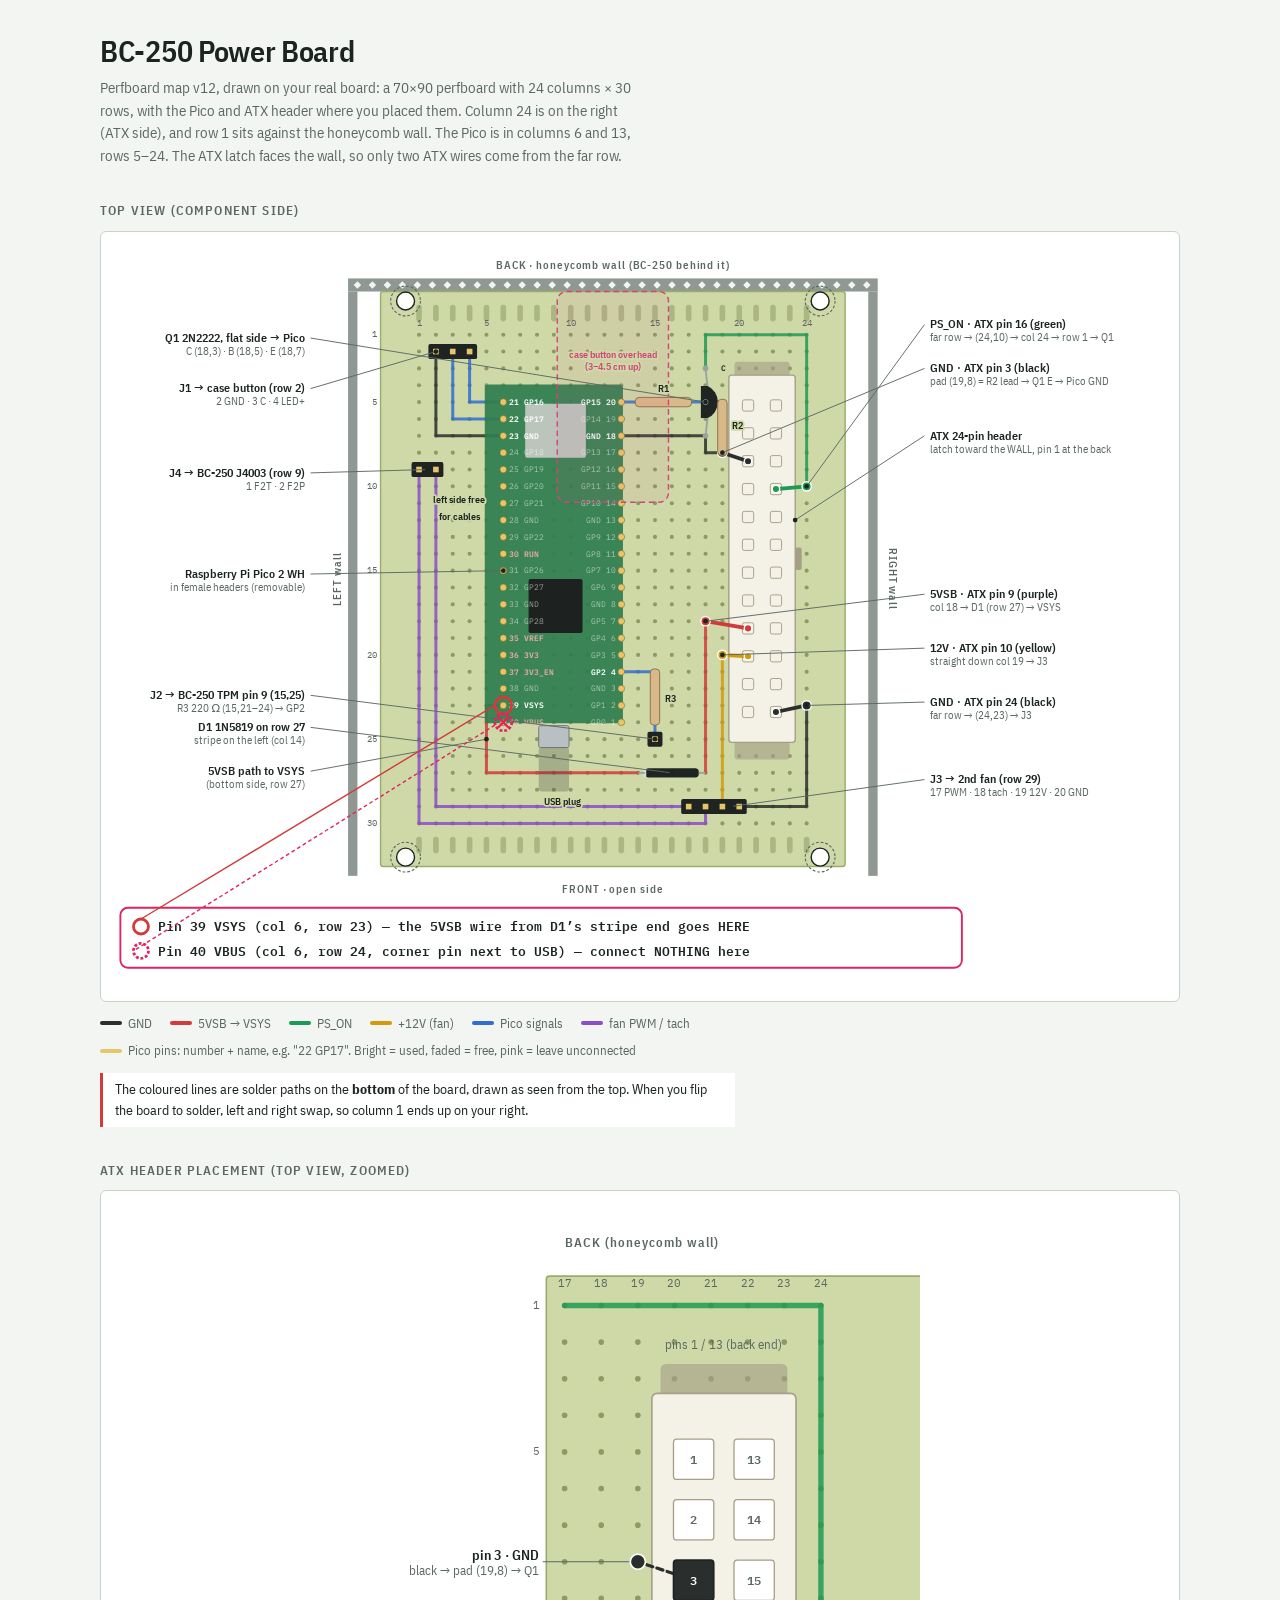
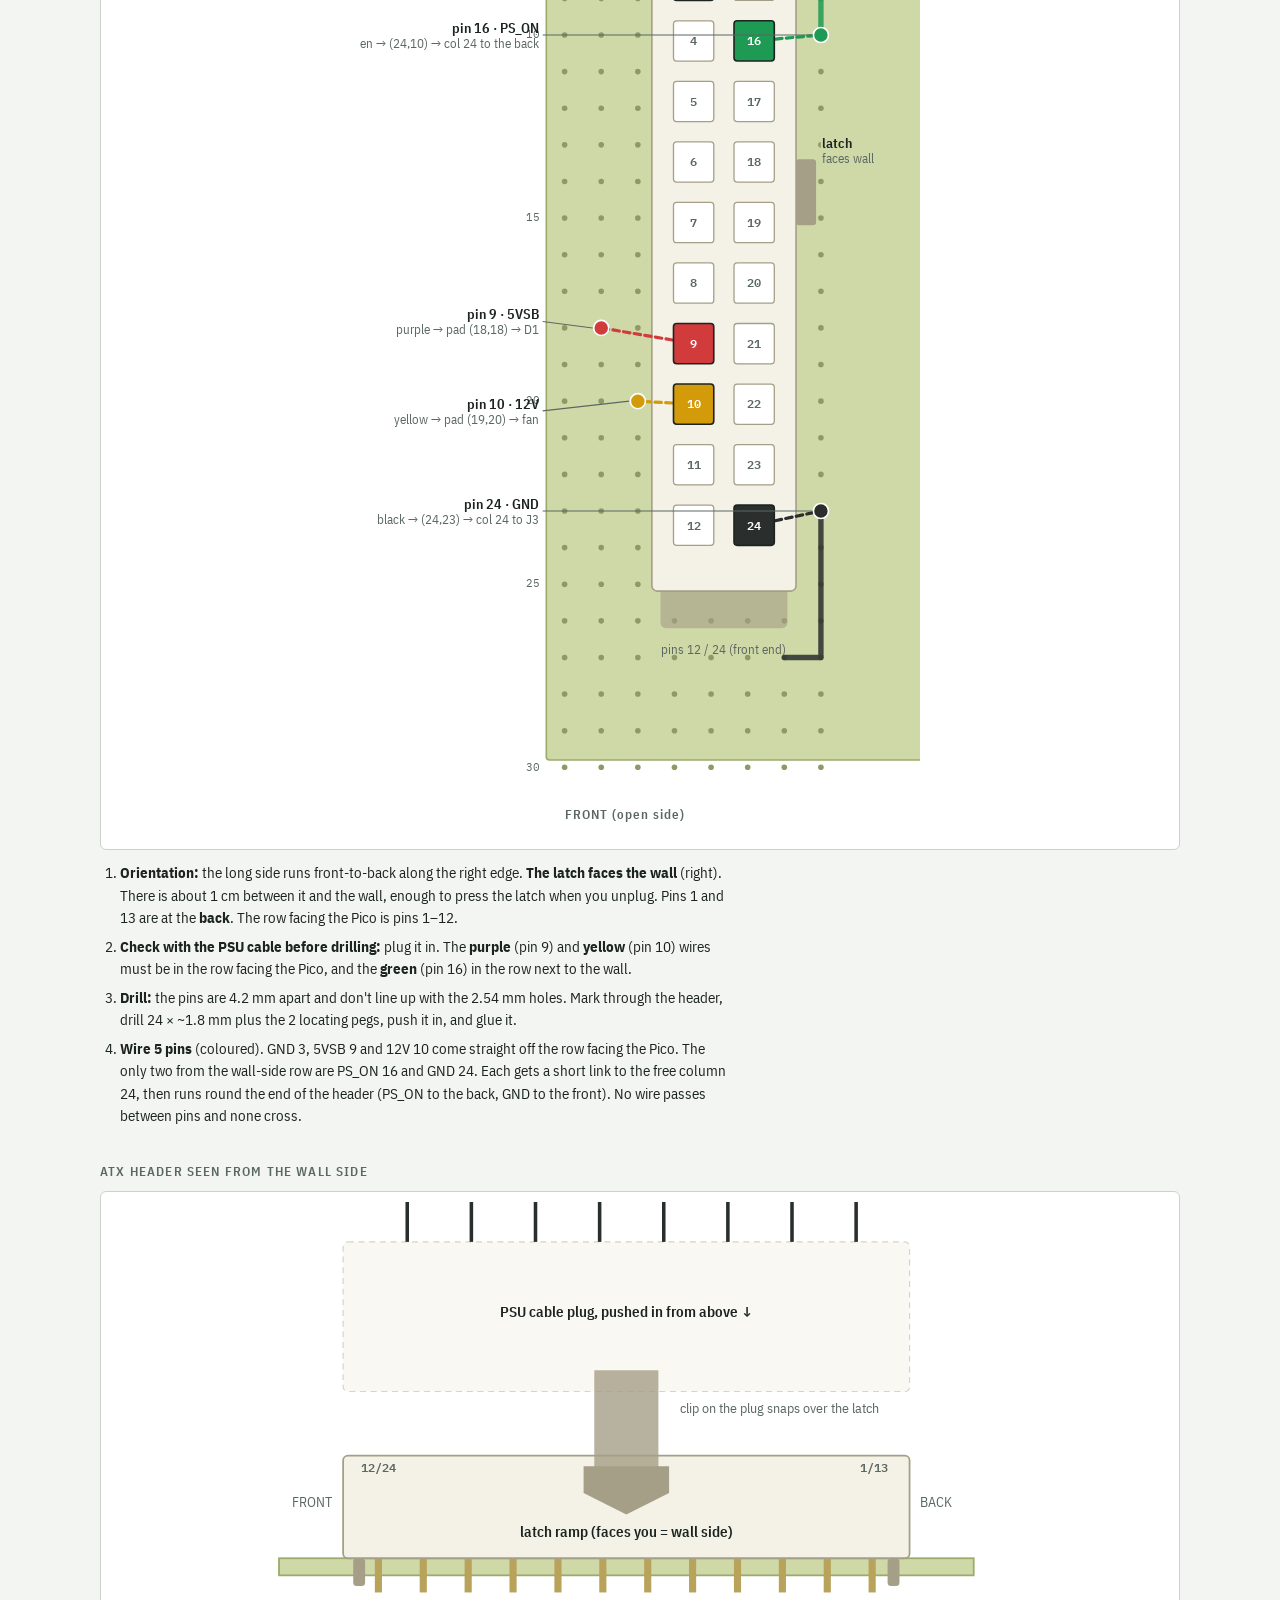
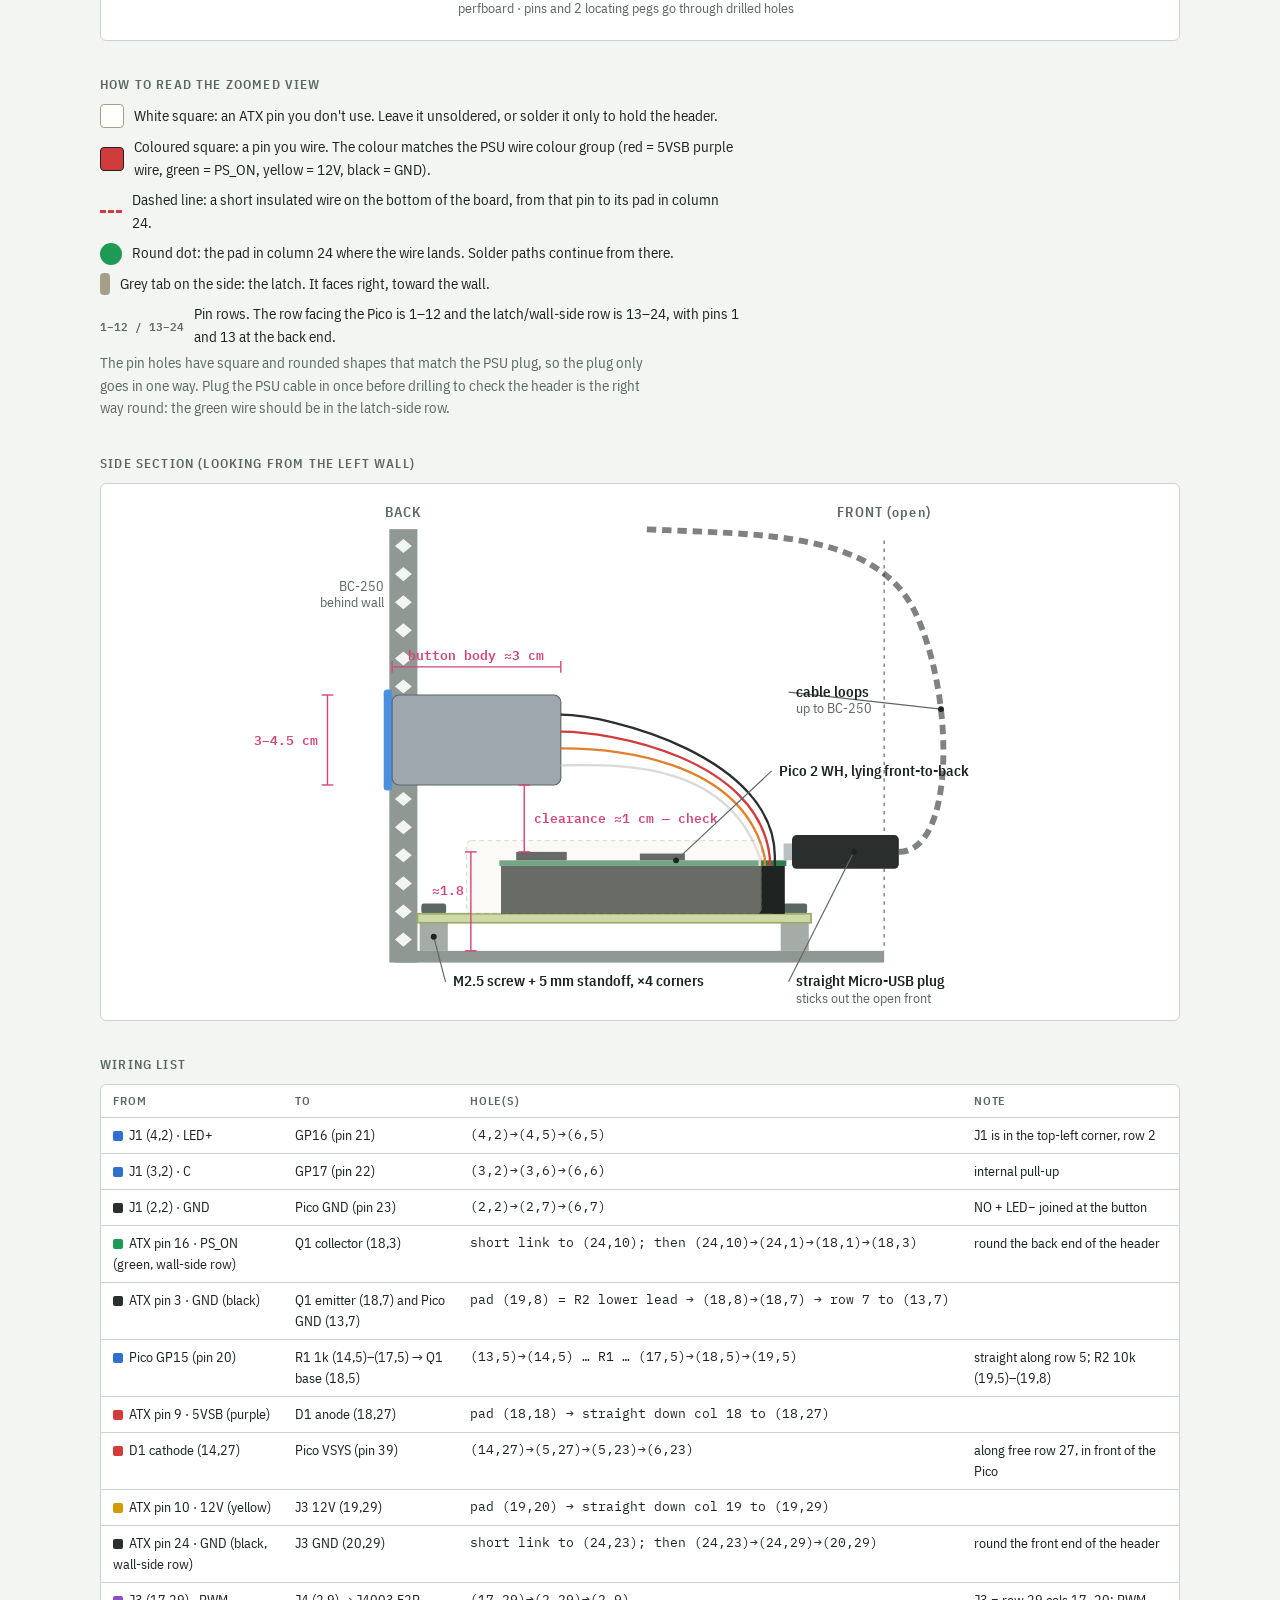
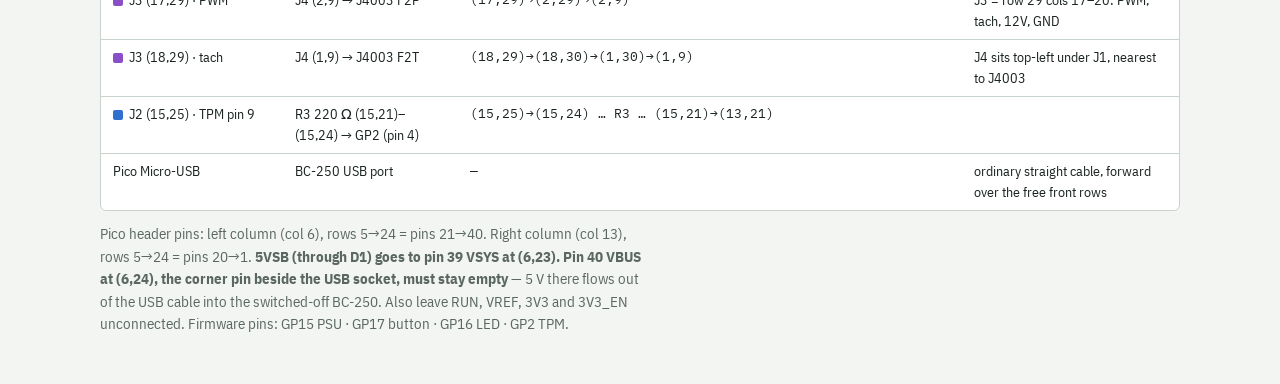
<file: perfboard/layout.html>
<!doctype html><html><head><meta charset=utf8><meta name=viewport content="width=device-width,initial-scale=1,viewport-fit=cover"><style>:root{color-scheme:light;box-sizing:border-box;padding-top:env(safe-area-inset-top,0px);padding-bottom:env(safe-area-inset-bottom,0px)}html{scroll-padding-top:env(safe-area-inset-top,0px)}body{margin:0;padding:0;font:14px -apple-system,BlinkMacSystemFont,sans-serif;background:#fff;color:#000}img{max-width:100%}[hidden]:not([hidden=until-found i]){display:none!important}</style></head><body>
<title>BC-250 Power Board</title>
<meta name="claude:viewport-fit-sides" content="cover">
<link rel="stylesheet" href="https://fonts.googleapis.com/css2?family=IBM+Plex+Sans+Condensed:wght@400;500;600&family=IBM+Plex+Mono:wght@400;500&display=swap">
<style>
/* Layout: one column, bench-sheet style — big drawing first, side section, then wiring list */
:root{
 --bg:#f3f5f2; --fg:#1b2420; --muted:#5b6862; --line:#c9d2cc; --panel:#ffffff;
 --board:#cfd9a8; --board-edge:#9aab6a; --hole:#8d9a63; --pico:#2f7d4f; --pico-pin:#e7c66a;
 --wall:#8f9893; --atx:#f4f1e6; --atx-edge:#a59f88;
 --gnd:#2a2f2d; --v5:#d23b3b; --v12:#d39a0a; --pson:#1f9a54; --sig:#2f6fd0; --fan:#8a4fc8;
 --ghost:#d2457a; --accent:#2f7d4f;
 --sans:"IBM Plex Sans Condensed",system-ui,sans-serif; --mono:"IBM Plex Mono",ui-monospace,monospace;
}
@media (prefers-color-scheme:dark){:root:not([data-theme="light"]){
 --bg:#121715; --fg:#e4ebe7; --muted:#9aa8a1; --line:#2c3632; --panel:#1a211e;
 --board:#3b4428; --board-edge:#5d6b3c; --hole:#1e2316; --pico:#2c7149; --pico-pin:#d9b85a;
 --wall:#55605a; --atx:#d9d4c2; --atx-edge:#8f8a76;
 --gnd:#c9d1cd; --v5:#ff6b6b; --v12:#f2b52b; --pson:#3ccf7d; --sig:#6aa2ff; --fan:#b58cf2; --ghost:#ff7aa8; --accent:#4fbf7f; color-scheme:dark}}
:root[data-theme="dark"]{
 --bg:#121715; --fg:#e4ebe7; --muted:#9aa8a1; --line:#2c3632; --panel:#1a211e;
 --board:#3b4428; --board-edge:#5d6b3c; --hole:#1e2316; --pico:#2c7149; --pico-pin:#d9b85a;
 --wall:#55605a; --atx:#d9d4c2; --atx-edge:#8f8a76;
 --gnd:#c9d1cd; --v5:#ff6b6b; --v12:#f2b52b; --pson:#3ccf7d; --sig:#6aa2ff; --fan:#b58cf2; --ghost:#ff7aa8; --accent:#4fbf7f; color-scheme:dark}
body{background:var(--bg);color:var(--fg);font-family:var(--sans);font-size:15px;line-height:1.5}
.wrap{max-width:1080px;margin:0 auto;padding-block:28px 48px;padding-left:max(16px,env(safe-area-inset-left,0px));padding-right:max(16px,env(safe-area-inset-right,0px))}
h1{font-size:30px;font-weight:600;margin:0;text-wrap:balance;letter-spacing:-.01em}
h2{font-size:13px;text-transform:uppercase;letter-spacing:.09em;color:var(--muted);margin:34px 0 10px;font-weight:600}
.sub{color:var(--muted);margin:4px 0 0;max-width:68ch}
.fig{background:var(--panel);border:1px solid var(--line);border-radius:6px;overflow-x:auto;padding:10px}
.fig svg{display:block;width:100%;min-width:760px;height:auto}
.fig.side svg{min-width:560px;max-width:820px;margin:0 auto}
.legend{display:flex;flex-wrap:wrap;gap:8px 18px;margin:12px 0 0;font-size:13px;color:var(--muted)}
.legend span{display:inline-flex;align-items:center;gap:6px}
.legend i{width:22px;height:4px;border-radius:2px;display:inline-block}
.note{margin-top:12px;font-size:14px;border-left:3px solid var(--v5);padding:6px 12px;background:var(--panel);max-width:76ch}
table{border-collapse:collapse;width:100%;font-size:14px;min-width:560px}
.tbl{overflow-x:auto;background:var(--panel);border:1px solid var(--line);border-radius:6px}
th,td{text-align:left;padding:7px 12px;border-bottom:1px solid var(--line);vertical-align:top}
th{font-size:12px;text-transform:uppercase;letter-spacing:.07em;color:var(--muted);font-weight:600}
td.m{font-family:var(--mono);font-size:13px;white-space:nowrap}
tr:last-child td{border-bottom:0}
.sw{display:inline-block;width:10px;height:10px;border-radius:2px;margin-right:6px;vertical-align:-1px}
/* svg classes */
.wall{fill:var(--wall)} .hex{fill:var(--bg);stroke:none} .hex2{fill:var(--bg)}
.board{fill:var(--board);stroke:var(--board-edge);stroke-width:1.5}
.hole{fill:var(--hole)}
.grid{font:10px var(--mono);fill:var(--muted)}
.cap{font:600 12px var(--sans);letter-spacing:.08em;fill:var(--muted)}
.tr{fill:none;stroke-width:3.2;stroke-linecap:round;stroke-linejoin:round;opacity:.85}
.gnd{stroke:var(--gnd)} .v5{stroke:var(--v5)} .v12{stroke:var(--v12)} .pson{stroke:var(--pson)} .sig{stroke:var(--sig)} .fan{stroke:var(--fan)}
.gndf{fill:var(--gnd)} .v5f{fill:var(--v5)} .v12f{fill:var(--v12)} .psonf{fill:var(--pson)}
.wire{stroke-width:4;stroke-linecap:round}
.pad{stroke:var(--panel);stroke-width:1.5}
.pico{fill:var(--pico);opacity:.92} .usb{fill:#b9c0c4;stroke:#6d767b} .chip{fill:#1d2221} .chip2{fill:#c9ccc8;opacity:.9}
.pin{fill:var(--pico-pin);stroke:#7a6420;stroke-width:.6}
.pt{font:600 14px var(--sans);fill:#fff} .ps{font:11px var(--sans);fill:#e8f1ea}
.atx + text.ps{fill:var(--muted)}
.pl{font:600 9px var(--mono);fill:#fff} .pl.dn{fill:#ffb3b3;opacity:.85}
.atx{fill:var(--atx);stroke:var(--atx-edge);stroke-width:1.5} .atxpin{fill:none;stroke:var(--atx-edge);stroke-width:1}
.diode{fill:#202422} .z{stroke:#d9dcd8;stroke-width:3} .lead{stroke:#9aa39e;stroke-width:2}
.to92{fill:#202422} .tiny{font:600 8px var(--mono);fill:#fff}
.res{fill:#d8b98a;stroke:#8c7044}
.hdr{fill:#1f2321} .hpin{fill:var(--pico-pin)}
.ghost{fill:var(--ghost);fill-opacity:.07;stroke:var(--ghost);stroke-width:1.5;stroke-dasharray:6 4}
.gh{font:600 11px var(--sans);fill:var(--ghost);paint-order:stroke;stroke:var(--board);stroke-width:4px;stroke-linejoin:round}
.lead2{stroke:var(--muted);stroke-width:1} .dot{fill:var(--fg)}
.lt{font:600 13px var(--sans);fill:var(--fg)} .ls{font:12px var(--sans);fill:var(--muted)}
.tag{font:600 11px var(--sans);fill:var(--fg);paint-order:stroke;stroke:var(--board);stroke-width:4px;stroke-linejoin:round}
.foam{fill:var(--muted);opacity:.35} .hdrS{fill:#1f2321} .picoS{fill:var(--pico)}
.btn{fill:#9ea7ad;stroke:#5f686d} .btnface{fill:#4a8fe0}
.bw{fill:none;stroke-width:2} .w1{stroke:var(--gnd)} .w2{stroke:var(--v5)} .w3{stroke:#e0802a} .w4{stroke:#d9d9d9}
.dup{fill:none;stroke:var(--fan);stroke-width:2.5;stroke-dasharray:1 0}
.usbc{fill:none;stroke:var(--gnd);stroke-width:5;stroke-linejoin:round;stroke-dasharray:8 5;opacity:.6}
.pa{font:11px var(--sans);fill:var(--muted)}
.atxghost{fill:var(--atx);opacity:.35;stroke:var(--atx-edge);stroke-dasharray:4 3}
.openline{stroke:var(--muted);stroke-dasharray:3 4}
.usbS{fill:#b9c0c4} .plug{fill:#2a2f2d}
.mhead{fill:none;stroke:var(--muted);stroke-width:1.2;stroke-dasharray:3 2} .mhole{fill:var(--panel);stroke:var(--fg);stroke-width:1.5}
.stand{fill:var(--muted);opacity:.55} .screw{fill:var(--muted)}
.leg{stroke:#9aa39e;stroke-width:2} .legpad{fill:#9aa39e} .tiny2{font:600 9px var(--mono);fill:var(--fg);paint-order:stroke;stroke:var(--board);stroke-width:3px}
.atxfig svg{min-width:360px;max-width:560px;margin:0 auto}
.steps{max-width:76ch;padding-left:20px;margin:12px 0 0;display:grid;gap:6px}
.latch{fill:var(--atx-edge)} .atxp{fill:var(--panel);stroke:var(--atx-edge);stroke-width:1.2}
.atxp.used{stroke:var(--fg);stroke-width:1.5}
.pnum{font:600 11px var(--mono);fill:var(--muted)} .pnum.pw{fill:#fff}
.wire2{stroke-width:3;stroke-dasharray:6 4;stroke-linecap:round;fill:none}
.tiny3{font:600 10px var(--mono);fill:var(--muted)}
.tagbg{paint-order:stroke;stroke:var(--board);stroke-width:4px;stroke-linejoin:round}
.atxfig2 svg{min-width:520px;max-width:760px;margin:0 auto}
.pinS{fill:#b9a25a} .peg{fill:var(--atx-edge)} .plugG{fill:var(--atx);opacity:.45;stroke:var(--atx-edge);stroke-dasharray:5 4}
.clip{fill:var(--atx-edge);opacity:.8} .cab{stroke:var(--gnd);stroke-width:3}
.key{list-style:none;padding:0;margin:8px 0 0;display:grid;gap:8px;max-width:80ch}
.key li{display:flex;gap:10px;align-items:center}
.k{flex:none;display:inline-block;width:22px;height:22px;border-radius:4px}
.k-pin{background:var(--panel);border:1.5px solid var(--atx-edge)} .k-used{border:1.5px solid var(--fg)}
.k-dash{height:0;border-top:3px dashed var(--v5);border-radius:0}
.k-pad{border-radius:50%;background:var(--pson)} .k-latch{background:var(--atx-edge);width:10px}
.k-text{width:auto;font:600 11px var(--mono);color:var(--muted);height:auto}
.oval{fill:var(--hole);opacity:.55} .plugghost{fill:var(--gnd);opacity:.25} .atxear{fill:var(--atx-edge);opacity:.6}
.pl.un{opacity:.55;font-weight:400}
.dim{stroke:var(--ghost);stroke-width:1.2} .dimt{font:600 11px var(--mono);fill:var(--ghost)}
.ok39{fill:none;stroke:var(--v5);stroke-width:3}
.no40{fill:none;stroke:#e0245e;stroke-width:3;stroke-dasharray:3 2}
.nox{stroke:#e0245e;stroke-width:2.5;stroke-linecap:round}
.callout{fill:var(--panel);stroke:#e0245e;stroke-width:2}
.cot{font:600 14px var(--mono);fill:var(--fg)}
.colead{stroke-width:1.5;fill:none}.colead.ok{stroke:var(--v5)}.colead.no{stroke:#e0245e;stroke-dasharray:4 3}
</style>
<div class="wrap">
<h1>BC-250 Power Board</h1>
<p class="sub">Perfboard map v12, drawn on your real board: a 70×90 perfboard with 24 columns × 30 rows, with the Pico and ATX header where you placed them. Column 24 is on the right (ATX side), and row 1 sits against the honeycomb wall. The Pico is in columns 6 and 13, rows 5–24. The ATX latch faces the wall, so only two ATX wires come from the far row.</p>

<h2>Top view (component side)</h2>
<div class="fig"><svg viewBox="-150 0 1130 800" role="img" aria-label="Top view of the perfboard with labeled parts">
<rect x="103.2" y="38.9" width="565.7" height="14" class="wall"/>
<polygon class="hex" points="109.2,45.9 113.2,41.9 117.2,45.9 113.2,49.9"/>
<polygon class="hex" points="125.2,45.9 129.2,41.9 133.2,45.9 129.2,49.9"/>
<polygon class="hex" points="141.2,45.9 145.2,41.9 149.2,45.9 145.2,49.9"/>
<polygon class="hex" points="157.2,45.9 161.2,41.9 165.2,45.9 161.2,49.9"/>
<polygon class="hex" points="173.2,45.9 177.2,41.9 181.2,45.9 177.2,49.9"/>
<polygon class="hex" points="189.2,45.9 193.2,41.9 197.2,45.9 193.2,49.9"/>
<polygon class="hex" points="205.2,45.9 209.2,41.9 213.2,45.9 209.2,49.9"/>
<polygon class="hex" points="221.2,45.9 225.2,41.9 229.2,45.9 225.2,49.9"/>
<polygon class="hex" points="237.2,45.9 241.2,41.9 245.2,45.9 241.2,49.9"/>
<polygon class="hex" points="253.2,45.9 257.2,41.9 261.2,45.9 257.2,49.9"/>
<polygon class="hex" points="269.2,45.9 273.2,41.9 277.2,45.9 273.2,49.9"/>
<polygon class="hex" points="285.2,45.9 289.2,41.9 293.2,45.9 289.2,49.9"/>
<polygon class="hex" points="301.2,45.9 305.2,41.9 309.2,45.9 305.2,49.9"/>
<polygon class="hex" points="317.2,45.9 321.2,41.9 325.2,45.9 321.2,49.9"/>
<polygon class="hex" points="333.2,45.9 337.2,41.9 341.2,45.9 337.2,49.9"/>
<polygon class="hex" points="349.2,45.9 353.2,41.9 357.2,45.9 353.2,49.9"/>
<polygon class="hex" points="365.2,45.9 369.2,41.9 373.2,45.9 369.2,49.9"/>
<polygon class="hex" points="381.2,45.9 385.2,41.9 389.2,45.9 385.2,49.9"/>
<polygon class="hex" points="397.2,45.9 401.2,41.9 405.2,45.9 401.2,49.9"/>
<polygon class="hex" points="413.2,45.9 417.2,41.9 421.2,45.9 417.2,49.9"/>
<polygon class="hex" points="429.2,45.9 433.2,41.9 437.2,45.9 433.2,49.9"/>
<polygon class="hex" points="445.2,45.9 449.2,41.9 453.2,45.9 449.2,49.9"/>
<polygon class="hex" points="461.2,45.9 465.2,41.9 469.2,45.9 465.2,49.9"/>
<polygon class="hex" points="477.2,45.9 481.2,41.9 485.2,45.9 481.2,49.9"/>
<polygon class="hex" points="493.2,45.9 497.2,41.9 501.2,45.9 497.2,49.9"/>
<polygon class="hex" points="509.2,45.9 513.2,41.9 517.2,45.9 513.2,49.9"/>
<polygon class="hex" points="525.2,45.9 529.2,41.9 533.2,45.9 529.2,49.9"/>
<polygon class="hex" points="541.2,45.9 545.2,41.9 549.2,45.9 545.2,49.9"/>
<polygon class="hex" points="557.2,45.9 561.2,41.9 565.2,45.9 561.2,49.9"/>
<polygon class="hex" points="573.2,45.9 577.2,41.9 581.2,45.9 577.2,49.9"/>
<polygon class="hex" points="589.2,45.9 593.2,41.9 597.2,45.9 593.2,49.9"/>
<polygon class="hex" points="605.2,45.9 609.2,41.9 613.2,45.9 609.2,49.9"/>
<polygon class="hex" points="621.2,45.9 625.2,41.9 629.2,45.9 625.2,49.9"/>
<polygon class="hex" points="637.2,45.9 641.2,41.9 645.2,45.9 641.2,49.9"/>
<polygon class="hex" points="653.2,45.9 657.2,41.9 661.2,45.9 657.2,49.9"/>
<text x="386.0" y="28.9" class="cap" text-anchor="middle">BACK · honeycomb wall (BC-250 behind it)</text>
<rect x="103.2" y="52.9" width="10" height="624.1" class="wall"/>
<rect x="658.8" y="52.9" width="10" height="624.1" class="wall"/>
<text x="95.2" y="360.0" class="cap" text-anchor="middle" transform="rotate(-90 95.2 360.0)">LEFT wall</text>
<text x="680.8" y="360.0" class="cap" text-anchor="middle" transform="rotate(90 680.8 360.0)">RIGHT wall</text>
<rect x="137.9" y="52.9" width="496.2" height="614.1" rx="3" class="board"/>
<rect x="176.0" y="67.1" width="6" height="17.7" rx="3" class="oval"/>
<rect x="194.0" y="67.1" width="6" height="17.7" rx="3" class="oval"/>
<rect x="212.0" y="67.1" width="6" height="17.7" rx="3" class="oval"/>
<rect x="230.0" y="67.1" width="6" height="17.7" rx="3" class="oval"/>
<rect x="248.0" y="67.1" width="6" height="17.7" rx="3" class="oval"/>
<rect x="266.0" y="67.1" width="6" height="17.7" rx="3" class="oval"/>
<rect x="284.0" y="67.1" width="6" height="17.7" rx="3" class="oval"/>
<rect x="302.0" y="67.1" width="6" height="17.7" rx="3" class="oval"/>
<rect x="320.0" y="67.1" width="6" height="17.7" rx="3" class="oval"/>
<rect x="338.0" y="67.1" width="6" height="17.7" rx="3" class="oval"/>
<rect x="356.0" y="67.1" width="6" height="17.7" rx="3" class="oval"/>
<rect x="374.0" y="67.1" width="6" height="17.7" rx="3" class="oval"/>
<rect x="392.0" y="67.1" width="6" height="17.7" rx="3" class="oval"/>
<rect x="410.0" y="67.1" width="6" height="17.7" rx="3" class="oval"/>
<rect x="428.0" y="67.1" width="6" height="17.7" rx="3" class="oval"/>
<rect x="446.0" y="67.1" width="6" height="17.7" rx="3" class="oval"/>
<rect x="464.0" y="67.1" width="6" height="17.7" rx="3" class="oval"/>
<rect x="482.0" y="67.1" width="6" height="17.7" rx="3" class="oval"/>
<rect x="500.0" y="67.1" width="6" height="17.7" rx="3" class="oval"/>
<rect x="518.0" y="67.1" width="6" height="17.7" rx="3" class="oval"/>
<rect x="536.0" y="67.1" width="6" height="17.7" rx="3" class="oval"/>
<rect x="554.0" y="67.1" width="6" height="17.7" rx="3" class="oval"/>
<rect x="572.0" y="67.1" width="6" height="17.7" rx="3" class="oval"/>
<rect x="590.0" y="67.1" width="6" height="17.7" rx="3" class="oval"/>
<rect x="176.0" y="635.2" width="6" height="17.7" rx="3" class="oval"/>
<rect x="194.0" y="635.2" width="6" height="17.7" rx="3" class="oval"/>
<rect x="212.0" y="635.2" width="6" height="17.7" rx="3" class="oval"/>
<rect x="230.0" y="635.2" width="6" height="17.7" rx="3" class="oval"/>
<rect x="248.0" y="635.2" width="6" height="17.7" rx="3" class="oval"/>
<rect x="266.0" y="635.2" width="6" height="17.7" rx="3" class="oval"/>
<rect x="284.0" y="635.2" width="6" height="17.7" rx="3" class="oval"/>
<rect x="302.0" y="635.2" width="6" height="17.7" rx="3" class="oval"/>
<rect x="320.0" y="635.2" width="6" height="17.7" rx="3" class="oval"/>
<rect x="338.0" y="635.2" width="6" height="17.7" rx="3" class="oval"/>
<rect x="356.0" y="635.2" width="6" height="17.7" rx="3" class="oval"/>
<rect x="374.0" y="635.2" width="6" height="17.7" rx="3" class="oval"/>
<rect x="392.0" y="635.2" width="6" height="17.7" rx="3" class="oval"/>
<rect x="410.0" y="635.2" width="6" height="17.7" rx="3" class="oval"/>
<rect x="428.0" y="635.2" width="6" height="17.7" rx="3" class="oval"/>
<rect x="446.0" y="635.2" width="6" height="17.7" rx="3" class="oval"/>
<rect x="464.0" y="635.2" width="6" height="17.7" rx="3" class="oval"/>
<rect x="482.0" y="635.2" width="6" height="17.7" rx="3" class="oval"/>
<rect x="500.0" y="635.2" width="6" height="17.7" rx="3" class="oval"/>
<rect x="518.0" y="635.2" width="6" height="17.7" rx="3" class="oval"/>
<rect x="536.0" y="635.2" width="6" height="17.7" rx="3" class="oval"/>
<rect x="554.0" y="635.2" width="6" height="17.7" rx="3" class="oval"/>
<rect x="572.0" y="635.2" width="6" height="17.7" rx="3" class="oval"/>
<rect x="590.0" y="635.2" width="6" height="17.7" rx="3" class="oval"/>
<circle cx="179.0" cy="99.0" r="2.2" class="hole"/>
<circle cx="179.0" cy="117.0" r="2.2" class="hole"/>
<circle cx="179.0" cy="135.0" r="2.2" class="hole"/>
<circle cx="179.0" cy="153.0" r="2.2" class="hole"/>
<circle cx="179.0" cy="171.0" r="2.2" class="hole"/>
<circle cx="179.0" cy="189.0" r="2.2" class="hole"/>
<circle cx="179.0" cy="207.0" r="2.2" class="hole"/>
<circle cx="179.0" cy="225.0" r="2.2" class="hole"/>
<circle cx="179.0" cy="243.0" r="2.2" class="hole"/>
<circle cx="179.0" cy="261.0" r="2.2" class="hole"/>
<circle cx="179.0" cy="279.0" r="2.2" class="hole"/>
<circle cx="179.0" cy="297.0" r="2.2" class="hole"/>
<circle cx="179.0" cy="315.0" r="2.2" class="hole"/>
<circle cx="179.0" cy="333.0" r="2.2" class="hole"/>
<circle cx="179.0" cy="351.0" r="2.2" class="hole"/>
<circle cx="179.0" cy="369.0" r="2.2" class="hole"/>
<circle cx="179.0" cy="387.0" r="2.2" class="hole"/>
<circle cx="179.0" cy="405.0" r="2.2" class="hole"/>
<circle cx="179.0" cy="423.0" r="2.2" class="hole"/>
<circle cx="179.0" cy="441.0" r="2.2" class="hole"/>
<circle cx="179.0" cy="459.0" r="2.2" class="hole"/>
<circle cx="179.0" cy="477.0" r="2.2" class="hole"/>
<circle cx="179.0" cy="495.0" r="2.2" class="hole"/>
<circle cx="179.0" cy="513.0" r="2.2" class="hole"/>
<circle cx="179.0" cy="531.0" r="2.2" class="hole"/>
<circle cx="179.0" cy="549.0" r="2.2" class="hole"/>
<circle cx="179.0" cy="567.0" r="2.2" class="hole"/>
<circle cx="179.0" cy="585.0" r="2.2" class="hole"/>
<circle cx="179.0" cy="603.0" r="2.2" class="hole"/>
<circle cx="179.0" cy="621.0" r="2.2" class="hole"/>
<circle cx="197.0" cy="99.0" r="2.2" class="hole"/>
<circle cx="197.0" cy="117.0" r="2.2" class="hole"/>
<circle cx="197.0" cy="135.0" r="2.2" class="hole"/>
<circle cx="197.0" cy="153.0" r="2.2" class="hole"/>
<circle cx="197.0" cy="171.0" r="2.2" class="hole"/>
<circle cx="197.0" cy="189.0" r="2.2" class="hole"/>
<circle cx="197.0" cy="207.0" r="2.2" class="hole"/>
<circle cx="197.0" cy="225.0" r="2.2" class="hole"/>
<circle cx="197.0" cy="243.0" r="2.2" class="hole"/>
<circle cx="197.0" cy="261.0" r="2.2" class="hole"/>
<circle cx="197.0" cy="279.0" r="2.2" class="hole"/>
<circle cx="197.0" cy="297.0" r="2.2" class="hole"/>
<circle cx="197.0" cy="315.0" r="2.2" class="hole"/>
<circle cx="197.0" cy="333.0" r="2.2" class="hole"/>
<circle cx="197.0" cy="351.0" r="2.2" class="hole"/>
<circle cx="197.0" cy="369.0" r="2.2" class="hole"/>
<circle cx="197.0" cy="387.0" r="2.2" class="hole"/>
<circle cx="197.0" cy="405.0" r="2.2" class="hole"/>
<circle cx="197.0" cy="423.0" r="2.2" class="hole"/>
<circle cx="197.0" cy="441.0" r="2.2" class="hole"/>
<circle cx="197.0" cy="459.0" r="2.2" class="hole"/>
<circle cx="197.0" cy="477.0" r="2.2" class="hole"/>
<circle cx="197.0" cy="495.0" r="2.2" class="hole"/>
<circle cx="197.0" cy="513.0" r="2.2" class="hole"/>
<circle cx="197.0" cy="531.0" r="2.2" class="hole"/>
<circle cx="197.0" cy="549.0" r="2.2" class="hole"/>
<circle cx="197.0" cy="567.0" r="2.2" class="hole"/>
<circle cx="197.0" cy="585.0" r="2.2" class="hole"/>
<circle cx="197.0" cy="603.0" r="2.2" class="hole"/>
<circle cx="197.0" cy="621.0" r="2.2" class="hole"/>
<circle cx="215.0" cy="99.0" r="2.2" class="hole"/>
<circle cx="215.0" cy="117.0" r="2.2" class="hole"/>
<circle cx="215.0" cy="135.0" r="2.2" class="hole"/>
<circle cx="215.0" cy="153.0" r="2.2" class="hole"/>
<circle cx="215.0" cy="171.0" r="2.2" class="hole"/>
<circle cx="215.0" cy="189.0" r="2.2" class="hole"/>
<circle cx="215.0" cy="207.0" r="2.2" class="hole"/>
<circle cx="215.0" cy="225.0" r="2.2" class="hole"/>
<circle cx="215.0" cy="243.0" r="2.2" class="hole"/>
<circle cx="215.0" cy="261.0" r="2.2" class="hole"/>
<circle cx="215.0" cy="279.0" r="2.2" class="hole"/>
<circle cx="215.0" cy="297.0" r="2.2" class="hole"/>
<circle cx="215.0" cy="315.0" r="2.2" class="hole"/>
<circle cx="215.0" cy="333.0" r="2.2" class="hole"/>
<circle cx="215.0" cy="351.0" r="2.2" class="hole"/>
<circle cx="215.0" cy="369.0" r="2.2" class="hole"/>
<circle cx="215.0" cy="387.0" r="2.2" class="hole"/>
<circle cx="215.0" cy="405.0" r="2.2" class="hole"/>
<circle cx="215.0" cy="423.0" r="2.2" class="hole"/>
<circle cx="215.0" cy="441.0" r="2.2" class="hole"/>
<circle cx="215.0" cy="459.0" r="2.2" class="hole"/>
<circle cx="215.0" cy="477.0" r="2.2" class="hole"/>
<circle cx="215.0" cy="495.0" r="2.2" class="hole"/>
<circle cx="215.0" cy="513.0" r="2.2" class="hole"/>
<circle cx="215.0" cy="531.0" r="2.2" class="hole"/>
<circle cx="215.0" cy="549.0" r="2.2" class="hole"/>
<circle cx="215.0" cy="567.0" r="2.2" class="hole"/>
<circle cx="215.0" cy="585.0" r="2.2" class="hole"/>
<circle cx="215.0" cy="603.0" r="2.2" class="hole"/>
<circle cx="215.0" cy="621.0" r="2.2" class="hole"/>
<circle cx="233.0" cy="99.0" r="2.2" class="hole"/>
<circle cx="233.0" cy="117.0" r="2.2" class="hole"/>
<circle cx="233.0" cy="135.0" r="2.2" class="hole"/>
<circle cx="233.0" cy="153.0" r="2.2" class="hole"/>
<circle cx="233.0" cy="171.0" r="2.2" class="hole"/>
<circle cx="233.0" cy="189.0" r="2.2" class="hole"/>
<circle cx="233.0" cy="207.0" r="2.2" class="hole"/>
<circle cx="233.0" cy="225.0" r="2.2" class="hole"/>
<circle cx="233.0" cy="243.0" r="2.2" class="hole"/>
<circle cx="233.0" cy="261.0" r="2.2" class="hole"/>
<circle cx="233.0" cy="279.0" r="2.2" class="hole"/>
<circle cx="233.0" cy="297.0" r="2.2" class="hole"/>
<circle cx="233.0" cy="315.0" r="2.2" class="hole"/>
<circle cx="233.0" cy="333.0" r="2.2" class="hole"/>
<circle cx="233.0" cy="351.0" r="2.2" class="hole"/>
<circle cx="233.0" cy="369.0" r="2.2" class="hole"/>
<circle cx="233.0" cy="387.0" r="2.2" class="hole"/>
<circle cx="233.0" cy="405.0" r="2.2" class="hole"/>
<circle cx="233.0" cy="423.0" r="2.2" class="hole"/>
<circle cx="233.0" cy="441.0" r="2.2" class="hole"/>
<circle cx="233.0" cy="459.0" r="2.2" class="hole"/>
<circle cx="233.0" cy="477.0" r="2.2" class="hole"/>
<circle cx="233.0" cy="495.0" r="2.2" class="hole"/>
<circle cx="233.0" cy="513.0" r="2.2" class="hole"/>
<circle cx="233.0" cy="531.0" r="2.2" class="hole"/>
<circle cx="233.0" cy="549.0" r="2.2" class="hole"/>
<circle cx="233.0" cy="567.0" r="2.2" class="hole"/>
<circle cx="233.0" cy="585.0" r="2.2" class="hole"/>
<circle cx="233.0" cy="603.0" r="2.2" class="hole"/>
<circle cx="233.0" cy="621.0" r="2.2" class="hole"/>
<circle cx="251.0" cy="99.0" r="2.2" class="hole"/>
<circle cx="251.0" cy="117.0" r="2.2" class="hole"/>
<circle cx="251.0" cy="135.0" r="2.2" class="hole"/>
<circle cx="251.0" cy="153.0" r="2.2" class="hole"/>
<circle cx="251.0" cy="171.0" r="2.2" class="hole"/>
<circle cx="251.0" cy="189.0" r="2.2" class="hole"/>
<circle cx="251.0" cy="207.0" r="2.2" class="hole"/>
<circle cx="251.0" cy="225.0" r="2.2" class="hole"/>
<circle cx="251.0" cy="243.0" r="2.2" class="hole"/>
<circle cx="251.0" cy="261.0" r="2.2" class="hole"/>
<circle cx="251.0" cy="279.0" r="2.2" class="hole"/>
<circle cx="251.0" cy="297.0" r="2.2" class="hole"/>
<circle cx="251.0" cy="315.0" r="2.2" class="hole"/>
<circle cx="251.0" cy="333.0" r="2.2" class="hole"/>
<circle cx="251.0" cy="351.0" r="2.2" class="hole"/>
<circle cx="251.0" cy="369.0" r="2.2" class="hole"/>
<circle cx="251.0" cy="387.0" r="2.2" class="hole"/>
<circle cx="251.0" cy="405.0" r="2.2" class="hole"/>
<circle cx="251.0" cy="423.0" r="2.2" class="hole"/>
<circle cx="251.0" cy="441.0" r="2.2" class="hole"/>
<circle cx="251.0" cy="459.0" r="2.2" class="hole"/>
<circle cx="251.0" cy="477.0" r="2.2" class="hole"/>
<circle cx="251.0" cy="495.0" r="2.2" class="hole"/>
<circle cx="251.0" cy="513.0" r="2.2" class="hole"/>
<circle cx="251.0" cy="531.0" r="2.2" class="hole"/>
<circle cx="251.0" cy="549.0" r="2.2" class="hole"/>
<circle cx="251.0" cy="567.0" r="2.2" class="hole"/>
<circle cx="251.0" cy="585.0" r="2.2" class="hole"/>
<circle cx="251.0" cy="603.0" r="2.2" class="hole"/>
<circle cx="251.0" cy="621.0" r="2.2" class="hole"/>
<circle cx="269.0" cy="99.0" r="2.2" class="hole"/>
<circle cx="269.0" cy="117.0" r="2.2" class="hole"/>
<circle cx="269.0" cy="135.0" r="2.2" class="hole"/>
<circle cx="269.0" cy="153.0" r="2.2" class="hole"/>
<circle cx="269.0" cy="171.0" r="2.2" class="hole"/>
<circle cx="269.0" cy="189.0" r="2.2" class="hole"/>
<circle cx="269.0" cy="207.0" r="2.2" class="hole"/>
<circle cx="269.0" cy="225.0" r="2.2" class="hole"/>
<circle cx="269.0" cy="243.0" r="2.2" class="hole"/>
<circle cx="269.0" cy="261.0" r="2.2" class="hole"/>
<circle cx="269.0" cy="279.0" r="2.2" class="hole"/>
<circle cx="269.0" cy="297.0" r="2.2" class="hole"/>
<circle cx="269.0" cy="315.0" r="2.2" class="hole"/>
<circle cx="269.0" cy="333.0" r="2.2" class="hole"/>
<circle cx="269.0" cy="351.0" r="2.2" class="hole"/>
<circle cx="269.0" cy="369.0" r="2.2" class="hole"/>
<circle cx="269.0" cy="387.0" r="2.2" class="hole"/>
<circle cx="269.0" cy="405.0" r="2.2" class="hole"/>
<circle cx="269.0" cy="423.0" r="2.2" class="hole"/>
<circle cx="269.0" cy="441.0" r="2.2" class="hole"/>
<circle cx="269.0" cy="459.0" r="2.2" class="hole"/>
<circle cx="269.0" cy="477.0" r="2.2" class="hole"/>
<circle cx="269.0" cy="495.0" r="2.2" class="hole"/>
<circle cx="269.0" cy="513.0" r="2.2" class="hole"/>
<circle cx="269.0" cy="531.0" r="2.2" class="hole"/>
<circle cx="269.0" cy="549.0" r="2.2" class="hole"/>
<circle cx="269.0" cy="567.0" r="2.2" class="hole"/>
<circle cx="269.0" cy="585.0" r="2.2" class="hole"/>
<circle cx="269.0" cy="603.0" r="2.2" class="hole"/>
<circle cx="269.0" cy="621.0" r="2.2" class="hole"/>
<circle cx="287.0" cy="99.0" r="2.2" class="hole"/>
<circle cx="287.0" cy="117.0" r="2.2" class="hole"/>
<circle cx="287.0" cy="135.0" r="2.2" class="hole"/>
<circle cx="287.0" cy="153.0" r="2.2" class="hole"/>
<circle cx="287.0" cy="171.0" r="2.2" class="hole"/>
<circle cx="287.0" cy="189.0" r="2.2" class="hole"/>
<circle cx="287.0" cy="207.0" r="2.2" class="hole"/>
<circle cx="287.0" cy="225.0" r="2.2" class="hole"/>
<circle cx="287.0" cy="243.0" r="2.2" class="hole"/>
<circle cx="287.0" cy="261.0" r="2.2" class="hole"/>
<circle cx="287.0" cy="279.0" r="2.2" class="hole"/>
<circle cx="287.0" cy="297.0" r="2.2" class="hole"/>
<circle cx="287.0" cy="315.0" r="2.2" class="hole"/>
<circle cx="287.0" cy="333.0" r="2.2" class="hole"/>
<circle cx="287.0" cy="351.0" r="2.2" class="hole"/>
<circle cx="287.0" cy="369.0" r="2.2" class="hole"/>
<circle cx="287.0" cy="387.0" r="2.2" class="hole"/>
<circle cx="287.0" cy="405.0" r="2.2" class="hole"/>
<circle cx="287.0" cy="423.0" r="2.2" class="hole"/>
<circle cx="287.0" cy="441.0" r="2.2" class="hole"/>
<circle cx="287.0" cy="459.0" r="2.2" class="hole"/>
<circle cx="287.0" cy="477.0" r="2.2" class="hole"/>
<circle cx="287.0" cy="495.0" r="2.2" class="hole"/>
<circle cx="287.0" cy="513.0" r="2.2" class="hole"/>
<circle cx="287.0" cy="531.0" r="2.2" class="hole"/>
<circle cx="287.0" cy="549.0" r="2.2" class="hole"/>
<circle cx="287.0" cy="567.0" r="2.2" class="hole"/>
<circle cx="287.0" cy="585.0" r="2.2" class="hole"/>
<circle cx="287.0" cy="603.0" r="2.2" class="hole"/>
<circle cx="287.0" cy="621.0" r="2.2" class="hole"/>
<circle cx="305.0" cy="99.0" r="2.2" class="hole"/>
<circle cx="305.0" cy="117.0" r="2.2" class="hole"/>
<circle cx="305.0" cy="135.0" r="2.2" class="hole"/>
<circle cx="305.0" cy="153.0" r="2.2" class="hole"/>
<circle cx="305.0" cy="171.0" r="2.2" class="hole"/>
<circle cx="305.0" cy="189.0" r="2.2" class="hole"/>
<circle cx="305.0" cy="207.0" r="2.2" class="hole"/>
<circle cx="305.0" cy="225.0" r="2.2" class="hole"/>
<circle cx="305.0" cy="243.0" r="2.2" class="hole"/>
<circle cx="305.0" cy="261.0" r="2.2" class="hole"/>
<circle cx="305.0" cy="279.0" r="2.2" class="hole"/>
<circle cx="305.0" cy="297.0" r="2.2" class="hole"/>
<circle cx="305.0" cy="315.0" r="2.2" class="hole"/>
<circle cx="305.0" cy="333.0" r="2.2" class="hole"/>
<circle cx="305.0" cy="351.0" r="2.2" class="hole"/>
<circle cx="305.0" cy="369.0" r="2.2" class="hole"/>
<circle cx="305.0" cy="387.0" r="2.2" class="hole"/>
<circle cx="305.0" cy="405.0" r="2.2" class="hole"/>
<circle cx="305.0" cy="423.0" r="2.2" class="hole"/>
<circle cx="305.0" cy="441.0" r="2.2" class="hole"/>
<circle cx="305.0" cy="459.0" r="2.2" class="hole"/>
<circle cx="305.0" cy="477.0" r="2.2" class="hole"/>
<circle cx="305.0" cy="495.0" r="2.2" class="hole"/>
<circle cx="305.0" cy="513.0" r="2.2" class="hole"/>
<circle cx="305.0" cy="531.0" r="2.2" class="hole"/>
<circle cx="305.0" cy="549.0" r="2.2" class="hole"/>
<circle cx="305.0" cy="567.0" r="2.2" class="hole"/>
<circle cx="305.0" cy="585.0" r="2.2" class="hole"/>
<circle cx="305.0" cy="603.0" r="2.2" class="hole"/>
<circle cx="305.0" cy="621.0" r="2.2" class="hole"/>
<circle cx="323.0" cy="99.0" r="2.2" class="hole"/>
<circle cx="323.0" cy="117.0" r="2.2" class="hole"/>
<circle cx="323.0" cy="135.0" r="2.2" class="hole"/>
<circle cx="323.0" cy="153.0" r="2.2" class="hole"/>
<circle cx="323.0" cy="171.0" r="2.2" class="hole"/>
<circle cx="323.0" cy="189.0" r="2.2" class="hole"/>
<circle cx="323.0" cy="207.0" r="2.2" class="hole"/>
<circle cx="323.0" cy="225.0" r="2.2" class="hole"/>
<circle cx="323.0" cy="243.0" r="2.2" class="hole"/>
<circle cx="323.0" cy="261.0" r="2.2" class="hole"/>
<circle cx="323.0" cy="279.0" r="2.2" class="hole"/>
<circle cx="323.0" cy="297.0" r="2.2" class="hole"/>
<circle cx="323.0" cy="315.0" r="2.2" class="hole"/>
<circle cx="323.0" cy="333.0" r="2.2" class="hole"/>
<circle cx="323.0" cy="351.0" r="2.2" class="hole"/>
<circle cx="323.0" cy="369.0" r="2.2" class="hole"/>
<circle cx="323.0" cy="387.0" r="2.2" class="hole"/>
<circle cx="323.0" cy="405.0" r="2.2" class="hole"/>
<circle cx="323.0" cy="423.0" r="2.2" class="hole"/>
<circle cx="323.0" cy="441.0" r="2.2" class="hole"/>
<circle cx="323.0" cy="459.0" r="2.2" class="hole"/>
<circle cx="323.0" cy="477.0" r="2.2" class="hole"/>
<circle cx="323.0" cy="495.0" r="2.2" class="hole"/>
<circle cx="323.0" cy="513.0" r="2.2" class="hole"/>
<circle cx="323.0" cy="531.0" r="2.2" class="hole"/>
<circle cx="323.0" cy="549.0" r="2.2" class="hole"/>
<circle cx="323.0" cy="567.0" r="2.2" class="hole"/>
<circle cx="323.0" cy="585.0" r="2.2" class="hole"/>
<circle cx="323.0" cy="603.0" r="2.2" class="hole"/>
<circle cx="323.0" cy="621.0" r="2.2" class="hole"/>
<circle cx="341.0" cy="99.0" r="2.2" class="hole"/>
<circle cx="341.0" cy="117.0" r="2.2" class="hole"/>
<circle cx="341.0" cy="135.0" r="2.2" class="hole"/>
<circle cx="341.0" cy="153.0" r="2.2" class="hole"/>
<circle cx="341.0" cy="171.0" r="2.2" class="hole"/>
<circle cx="341.0" cy="189.0" r="2.2" class="hole"/>
<circle cx="341.0" cy="207.0" r="2.2" class="hole"/>
<circle cx="341.0" cy="225.0" r="2.2" class="hole"/>
<circle cx="341.0" cy="243.0" r="2.2" class="hole"/>
<circle cx="341.0" cy="261.0" r="2.2" class="hole"/>
<circle cx="341.0" cy="279.0" r="2.2" class="hole"/>
<circle cx="341.0" cy="297.0" r="2.2" class="hole"/>
<circle cx="341.0" cy="315.0" r="2.2" class="hole"/>
<circle cx="341.0" cy="333.0" r="2.2" class="hole"/>
<circle cx="341.0" cy="351.0" r="2.2" class="hole"/>
<circle cx="341.0" cy="369.0" r="2.2" class="hole"/>
<circle cx="341.0" cy="387.0" r="2.2" class="hole"/>
<circle cx="341.0" cy="405.0" r="2.2" class="hole"/>
<circle cx="341.0" cy="423.0" r="2.2" class="hole"/>
<circle cx="341.0" cy="441.0" r="2.2" class="hole"/>
<circle cx="341.0" cy="459.0" r="2.2" class="hole"/>
<circle cx="341.0" cy="477.0" r="2.2" class="hole"/>
<circle cx="341.0" cy="495.0" r="2.2" class="hole"/>
<circle cx="341.0" cy="513.0" r="2.2" class="hole"/>
<circle cx="341.0" cy="531.0" r="2.2" class="hole"/>
<circle cx="341.0" cy="549.0" r="2.2" class="hole"/>
<circle cx="341.0" cy="567.0" r="2.2" class="hole"/>
<circle cx="341.0" cy="585.0" r="2.2" class="hole"/>
<circle cx="341.0" cy="603.0" r="2.2" class="hole"/>
<circle cx="341.0" cy="621.0" r="2.2" class="hole"/>
<circle cx="359.0" cy="99.0" r="2.2" class="hole"/>
<circle cx="359.0" cy="117.0" r="2.2" class="hole"/>
<circle cx="359.0" cy="135.0" r="2.2" class="hole"/>
<circle cx="359.0" cy="153.0" r="2.2" class="hole"/>
<circle cx="359.0" cy="171.0" r="2.2" class="hole"/>
<circle cx="359.0" cy="189.0" r="2.2" class="hole"/>
<circle cx="359.0" cy="207.0" r="2.2" class="hole"/>
<circle cx="359.0" cy="225.0" r="2.2" class="hole"/>
<circle cx="359.0" cy="243.0" r="2.2" class="hole"/>
<circle cx="359.0" cy="261.0" r="2.2" class="hole"/>
<circle cx="359.0" cy="279.0" r="2.2" class="hole"/>
<circle cx="359.0" cy="297.0" r="2.2" class="hole"/>
<circle cx="359.0" cy="315.0" r="2.2" class="hole"/>
<circle cx="359.0" cy="333.0" r="2.2" class="hole"/>
<circle cx="359.0" cy="351.0" r="2.2" class="hole"/>
<circle cx="359.0" cy="369.0" r="2.2" class="hole"/>
<circle cx="359.0" cy="387.0" r="2.2" class="hole"/>
<circle cx="359.0" cy="405.0" r="2.2" class="hole"/>
<circle cx="359.0" cy="423.0" r="2.2" class="hole"/>
<circle cx="359.0" cy="441.0" r="2.2" class="hole"/>
<circle cx="359.0" cy="459.0" r="2.2" class="hole"/>
<circle cx="359.0" cy="477.0" r="2.2" class="hole"/>
<circle cx="359.0" cy="495.0" r="2.2" class="hole"/>
<circle cx="359.0" cy="513.0" r="2.2" class="hole"/>
<circle cx="359.0" cy="531.0" r="2.2" class="hole"/>
<circle cx="359.0" cy="549.0" r="2.2" class="hole"/>
<circle cx="359.0" cy="567.0" r="2.2" class="hole"/>
<circle cx="359.0" cy="585.0" r="2.2" class="hole"/>
<circle cx="359.0" cy="603.0" r="2.2" class="hole"/>
<circle cx="359.0" cy="621.0" r="2.2" class="hole"/>
<circle cx="377.0" cy="99.0" r="2.2" class="hole"/>
<circle cx="377.0" cy="117.0" r="2.2" class="hole"/>
<circle cx="377.0" cy="135.0" r="2.2" class="hole"/>
<circle cx="377.0" cy="153.0" r="2.2" class="hole"/>
<circle cx="377.0" cy="171.0" r="2.2" class="hole"/>
<circle cx="377.0" cy="189.0" r="2.2" class="hole"/>
<circle cx="377.0" cy="207.0" r="2.2" class="hole"/>
<circle cx="377.0" cy="225.0" r="2.2" class="hole"/>
<circle cx="377.0" cy="243.0" r="2.2" class="hole"/>
<circle cx="377.0" cy="261.0" r="2.2" class="hole"/>
<circle cx="377.0" cy="279.0" r="2.2" class="hole"/>
<circle cx="377.0" cy="297.0" r="2.2" class="hole"/>
<circle cx="377.0" cy="315.0" r="2.2" class="hole"/>
<circle cx="377.0" cy="333.0" r="2.2" class="hole"/>
<circle cx="377.0" cy="351.0" r="2.2" class="hole"/>
<circle cx="377.0" cy="369.0" r="2.2" class="hole"/>
<circle cx="377.0" cy="387.0" r="2.2" class="hole"/>
<circle cx="377.0" cy="405.0" r="2.2" class="hole"/>
<circle cx="377.0" cy="423.0" r="2.2" class="hole"/>
<circle cx="377.0" cy="441.0" r="2.2" class="hole"/>
<circle cx="377.0" cy="459.0" r="2.2" class="hole"/>
<circle cx="377.0" cy="477.0" r="2.2" class="hole"/>
<circle cx="377.0" cy="495.0" r="2.2" class="hole"/>
<circle cx="377.0" cy="513.0" r="2.2" class="hole"/>
<circle cx="377.0" cy="531.0" r="2.2" class="hole"/>
<circle cx="377.0" cy="549.0" r="2.2" class="hole"/>
<circle cx="377.0" cy="567.0" r="2.2" class="hole"/>
<circle cx="377.0" cy="585.0" r="2.2" class="hole"/>
<circle cx="377.0" cy="603.0" r="2.2" class="hole"/>
<circle cx="377.0" cy="621.0" r="2.2" class="hole"/>
<circle cx="395.0" cy="99.0" r="2.2" class="hole"/>
<circle cx="395.0" cy="117.0" r="2.2" class="hole"/>
<circle cx="395.0" cy="135.0" r="2.2" class="hole"/>
<circle cx="395.0" cy="153.0" r="2.2" class="hole"/>
<circle cx="395.0" cy="171.0" r="2.2" class="hole"/>
<circle cx="395.0" cy="189.0" r="2.2" class="hole"/>
<circle cx="395.0" cy="207.0" r="2.2" class="hole"/>
<circle cx="395.0" cy="225.0" r="2.2" class="hole"/>
<circle cx="395.0" cy="243.0" r="2.2" class="hole"/>
<circle cx="395.0" cy="261.0" r="2.2" class="hole"/>
<circle cx="395.0" cy="279.0" r="2.2" class="hole"/>
<circle cx="395.0" cy="297.0" r="2.2" class="hole"/>
<circle cx="395.0" cy="315.0" r="2.2" class="hole"/>
<circle cx="395.0" cy="333.0" r="2.2" class="hole"/>
<circle cx="395.0" cy="351.0" r="2.2" class="hole"/>
<circle cx="395.0" cy="369.0" r="2.2" class="hole"/>
<circle cx="395.0" cy="387.0" r="2.2" class="hole"/>
<circle cx="395.0" cy="405.0" r="2.2" class="hole"/>
<circle cx="395.0" cy="423.0" r="2.2" class="hole"/>
<circle cx="395.0" cy="441.0" r="2.2" class="hole"/>
<circle cx="395.0" cy="459.0" r="2.2" class="hole"/>
<circle cx="395.0" cy="477.0" r="2.2" class="hole"/>
<circle cx="395.0" cy="495.0" r="2.2" class="hole"/>
<circle cx="395.0" cy="513.0" r="2.2" class="hole"/>
<circle cx="395.0" cy="531.0" r="2.2" class="hole"/>
<circle cx="395.0" cy="549.0" r="2.2" class="hole"/>
<circle cx="395.0" cy="567.0" r="2.2" class="hole"/>
<circle cx="395.0" cy="585.0" r="2.2" class="hole"/>
<circle cx="395.0" cy="603.0" r="2.2" class="hole"/>
<circle cx="395.0" cy="621.0" r="2.2" class="hole"/>
<circle cx="413.0" cy="99.0" r="2.2" class="hole"/>
<circle cx="413.0" cy="117.0" r="2.2" class="hole"/>
<circle cx="413.0" cy="135.0" r="2.2" class="hole"/>
<circle cx="413.0" cy="153.0" r="2.2" class="hole"/>
<circle cx="413.0" cy="171.0" r="2.2" class="hole"/>
<circle cx="413.0" cy="189.0" r="2.2" class="hole"/>
<circle cx="413.0" cy="207.0" r="2.2" class="hole"/>
<circle cx="413.0" cy="225.0" r="2.2" class="hole"/>
<circle cx="413.0" cy="243.0" r="2.2" class="hole"/>
<circle cx="413.0" cy="261.0" r="2.2" class="hole"/>
<circle cx="413.0" cy="279.0" r="2.2" class="hole"/>
<circle cx="413.0" cy="297.0" r="2.2" class="hole"/>
<circle cx="413.0" cy="315.0" r="2.2" class="hole"/>
<circle cx="413.0" cy="333.0" r="2.2" class="hole"/>
<circle cx="413.0" cy="351.0" r="2.2" class="hole"/>
<circle cx="413.0" cy="369.0" r="2.2" class="hole"/>
<circle cx="413.0" cy="387.0" r="2.2" class="hole"/>
<circle cx="413.0" cy="405.0" r="2.2" class="hole"/>
<circle cx="413.0" cy="423.0" r="2.2" class="hole"/>
<circle cx="413.0" cy="441.0" r="2.2" class="hole"/>
<circle cx="413.0" cy="459.0" r="2.2" class="hole"/>
<circle cx="413.0" cy="477.0" r="2.2" class="hole"/>
<circle cx="413.0" cy="495.0" r="2.2" class="hole"/>
<circle cx="413.0" cy="513.0" r="2.2" class="hole"/>
<circle cx="413.0" cy="531.0" r="2.2" class="hole"/>
<circle cx="413.0" cy="549.0" r="2.2" class="hole"/>
<circle cx="413.0" cy="567.0" r="2.2" class="hole"/>
<circle cx="413.0" cy="585.0" r="2.2" class="hole"/>
<circle cx="413.0" cy="603.0" r="2.2" class="hole"/>
<circle cx="413.0" cy="621.0" r="2.2" class="hole"/>
<circle cx="431.0" cy="99.0" r="2.2" class="hole"/>
<circle cx="431.0" cy="117.0" r="2.2" class="hole"/>
<circle cx="431.0" cy="135.0" r="2.2" class="hole"/>
<circle cx="431.0" cy="153.0" r="2.2" class="hole"/>
<circle cx="431.0" cy="171.0" r="2.2" class="hole"/>
<circle cx="431.0" cy="189.0" r="2.2" class="hole"/>
<circle cx="431.0" cy="207.0" r="2.2" class="hole"/>
<circle cx="431.0" cy="225.0" r="2.2" class="hole"/>
<circle cx="431.0" cy="243.0" r="2.2" class="hole"/>
<circle cx="431.0" cy="261.0" r="2.2" class="hole"/>
<circle cx="431.0" cy="279.0" r="2.2" class="hole"/>
<circle cx="431.0" cy="297.0" r="2.2" class="hole"/>
<circle cx="431.0" cy="315.0" r="2.2" class="hole"/>
<circle cx="431.0" cy="333.0" r="2.2" class="hole"/>
<circle cx="431.0" cy="351.0" r="2.2" class="hole"/>
<circle cx="431.0" cy="369.0" r="2.2" class="hole"/>
<circle cx="431.0" cy="387.0" r="2.2" class="hole"/>
<circle cx="431.0" cy="405.0" r="2.2" class="hole"/>
<circle cx="431.0" cy="423.0" r="2.2" class="hole"/>
<circle cx="431.0" cy="441.0" r="2.2" class="hole"/>
<circle cx="431.0" cy="459.0" r="2.2" class="hole"/>
<circle cx="431.0" cy="477.0" r="2.2" class="hole"/>
<circle cx="431.0" cy="495.0" r="2.2" class="hole"/>
<circle cx="431.0" cy="513.0" r="2.2" class="hole"/>
<circle cx="431.0" cy="531.0" r="2.2" class="hole"/>
<circle cx="431.0" cy="549.0" r="2.2" class="hole"/>
<circle cx="431.0" cy="567.0" r="2.2" class="hole"/>
<circle cx="431.0" cy="585.0" r="2.2" class="hole"/>
<circle cx="431.0" cy="603.0" r="2.2" class="hole"/>
<circle cx="431.0" cy="621.0" r="2.2" class="hole"/>
<circle cx="449.0" cy="99.0" r="2.2" class="hole"/>
<circle cx="449.0" cy="117.0" r="2.2" class="hole"/>
<circle cx="449.0" cy="135.0" r="2.2" class="hole"/>
<circle cx="449.0" cy="153.0" r="2.2" class="hole"/>
<circle cx="449.0" cy="171.0" r="2.2" class="hole"/>
<circle cx="449.0" cy="189.0" r="2.2" class="hole"/>
<circle cx="449.0" cy="207.0" r="2.2" class="hole"/>
<circle cx="449.0" cy="225.0" r="2.2" class="hole"/>
<circle cx="449.0" cy="243.0" r="2.2" class="hole"/>
<circle cx="449.0" cy="261.0" r="2.2" class="hole"/>
<circle cx="449.0" cy="279.0" r="2.2" class="hole"/>
<circle cx="449.0" cy="297.0" r="2.2" class="hole"/>
<circle cx="449.0" cy="315.0" r="2.2" class="hole"/>
<circle cx="449.0" cy="333.0" r="2.2" class="hole"/>
<circle cx="449.0" cy="351.0" r="2.2" class="hole"/>
<circle cx="449.0" cy="369.0" r="2.2" class="hole"/>
<circle cx="449.0" cy="387.0" r="2.2" class="hole"/>
<circle cx="449.0" cy="405.0" r="2.2" class="hole"/>
<circle cx="449.0" cy="423.0" r="2.2" class="hole"/>
<circle cx="449.0" cy="441.0" r="2.2" class="hole"/>
<circle cx="449.0" cy="459.0" r="2.2" class="hole"/>
<circle cx="449.0" cy="477.0" r="2.2" class="hole"/>
<circle cx="449.0" cy="495.0" r="2.2" class="hole"/>
<circle cx="449.0" cy="513.0" r="2.2" class="hole"/>
<circle cx="449.0" cy="531.0" r="2.2" class="hole"/>
<circle cx="449.0" cy="549.0" r="2.2" class="hole"/>
<circle cx="449.0" cy="567.0" r="2.2" class="hole"/>
<circle cx="449.0" cy="585.0" r="2.2" class="hole"/>
<circle cx="449.0" cy="603.0" r="2.2" class="hole"/>
<circle cx="449.0" cy="621.0" r="2.2" class="hole"/>
<circle cx="467.0" cy="99.0" r="2.2" class="hole"/>
<circle cx="467.0" cy="117.0" r="2.2" class="hole"/>
<circle cx="467.0" cy="135.0" r="2.2" class="hole"/>
<circle cx="467.0" cy="153.0" r="2.2" class="hole"/>
<circle cx="467.0" cy="171.0" r="2.2" class="hole"/>
<circle cx="467.0" cy="189.0" r="2.2" class="hole"/>
<circle cx="467.0" cy="207.0" r="2.2" class="hole"/>
<circle cx="467.0" cy="225.0" r="2.2" class="hole"/>
<circle cx="467.0" cy="243.0" r="2.2" class="hole"/>
<circle cx="467.0" cy="261.0" r="2.2" class="hole"/>
<circle cx="467.0" cy="279.0" r="2.2" class="hole"/>
<circle cx="467.0" cy="297.0" r="2.2" class="hole"/>
<circle cx="467.0" cy="315.0" r="2.2" class="hole"/>
<circle cx="467.0" cy="333.0" r="2.2" class="hole"/>
<circle cx="467.0" cy="351.0" r="2.2" class="hole"/>
<circle cx="467.0" cy="369.0" r="2.2" class="hole"/>
<circle cx="467.0" cy="387.0" r="2.2" class="hole"/>
<circle cx="467.0" cy="405.0" r="2.2" class="hole"/>
<circle cx="467.0" cy="423.0" r="2.2" class="hole"/>
<circle cx="467.0" cy="441.0" r="2.2" class="hole"/>
<circle cx="467.0" cy="459.0" r="2.2" class="hole"/>
<circle cx="467.0" cy="477.0" r="2.2" class="hole"/>
<circle cx="467.0" cy="495.0" r="2.2" class="hole"/>
<circle cx="467.0" cy="513.0" r="2.2" class="hole"/>
<circle cx="467.0" cy="531.0" r="2.2" class="hole"/>
<circle cx="467.0" cy="549.0" r="2.2" class="hole"/>
<circle cx="467.0" cy="567.0" r="2.2" class="hole"/>
<circle cx="467.0" cy="585.0" r="2.2" class="hole"/>
<circle cx="467.0" cy="603.0" r="2.2" class="hole"/>
<circle cx="467.0" cy="621.0" r="2.2" class="hole"/>
<circle cx="485.0" cy="99.0" r="2.2" class="hole"/>
<circle cx="485.0" cy="117.0" r="2.2" class="hole"/>
<circle cx="485.0" cy="135.0" r="2.2" class="hole"/>
<circle cx="485.0" cy="153.0" r="2.2" class="hole"/>
<circle cx="485.0" cy="171.0" r="2.2" class="hole"/>
<circle cx="485.0" cy="189.0" r="2.2" class="hole"/>
<circle cx="485.0" cy="207.0" r="2.2" class="hole"/>
<circle cx="485.0" cy="225.0" r="2.2" class="hole"/>
<circle cx="485.0" cy="243.0" r="2.2" class="hole"/>
<circle cx="485.0" cy="261.0" r="2.2" class="hole"/>
<circle cx="485.0" cy="279.0" r="2.2" class="hole"/>
<circle cx="485.0" cy="297.0" r="2.2" class="hole"/>
<circle cx="485.0" cy="315.0" r="2.2" class="hole"/>
<circle cx="485.0" cy="333.0" r="2.2" class="hole"/>
<circle cx="485.0" cy="351.0" r="2.2" class="hole"/>
<circle cx="485.0" cy="369.0" r="2.2" class="hole"/>
<circle cx="485.0" cy="387.0" r="2.2" class="hole"/>
<circle cx="485.0" cy="405.0" r="2.2" class="hole"/>
<circle cx="485.0" cy="423.0" r="2.2" class="hole"/>
<circle cx="485.0" cy="441.0" r="2.2" class="hole"/>
<circle cx="485.0" cy="459.0" r="2.2" class="hole"/>
<circle cx="485.0" cy="477.0" r="2.2" class="hole"/>
<circle cx="485.0" cy="495.0" r="2.2" class="hole"/>
<circle cx="485.0" cy="513.0" r="2.2" class="hole"/>
<circle cx="485.0" cy="531.0" r="2.2" class="hole"/>
<circle cx="485.0" cy="549.0" r="2.2" class="hole"/>
<circle cx="485.0" cy="567.0" r="2.2" class="hole"/>
<circle cx="485.0" cy="585.0" r="2.2" class="hole"/>
<circle cx="485.0" cy="603.0" r="2.2" class="hole"/>
<circle cx="485.0" cy="621.0" r="2.2" class="hole"/>
<circle cx="503.0" cy="99.0" r="2.2" class="hole"/>
<circle cx="503.0" cy="117.0" r="2.2" class="hole"/>
<circle cx="503.0" cy="135.0" r="2.2" class="hole"/>
<circle cx="503.0" cy="153.0" r="2.2" class="hole"/>
<circle cx="503.0" cy="171.0" r="2.2" class="hole"/>
<circle cx="503.0" cy="189.0" r="2.2" class="hole"/>
<circle cx="503.0" cy="207.0" r="2.2" class="hole"/>
<circle cx="503.0" cy="225.0" r="2.2" class="hole"/>
<circle cx="503.0" cy="243.0" r="2.2" class="hole"/>
<circle cx="503.0" cy="261.0" r="2.2" class="hole"/>
<circle cx="503.0" cy="279.0" r="2.2" class="hole"/>
<circle cx="503.0" cy="297.0" r="2.2" class="hole"/>
<circle cx="503.0" cy="315.0" r="2.2" class="hole"/>
<circle cx="503.0" cy="333.0" r="2.2" class="hole"/>
<circle cx="503.0" cy="351.0" r="2.2" class="hole"/>
<circle cx="503.0" cy="369.0" r="2.2" class="hole"/>
<circle cx="503.0" cy="387.0" r="2.2" class="hole"/>
<circle cx="503.0" cy="405.0" r="2.2" class="hole"/>
<circle cx="503.0" cy="423.0" r="2.2" class="hole"/>
<circle cx="503.0" cy="441.0" r="2.2" class="hole"/>
<circle cx="503.0" cy="459.0" r="2.2" class="hole"/>
<circle cx="503.0" cy="477.0" r="2.2" class="hole"/>
<circle cx="503.0" cy="495.0" r="2.2" class="hole"/>
<circle cx="503.0" cy="513.0" r="2.2" class="hole"/>
<circle cx="503.0" cy="531.0" r="2.2" class="hole"/>
<circle cx="503.0" cy="549.0" r="2.2" class="hole"/>
<circle cx="503.0" cy="567.0" r="2.2" class="hole"/>
<circle cx="503.0" cy="585.0" r="2.2" class="hole"/>
<circle cx="503.0" cy="603.0" r="2.2" class="hole"/>
<circle cx="503.0" cy="621.0" r="2.2" class="hole"/>
<circle cx="521.0" cy="99.0" r="2.2" class="hole"/>
<circle cx="521.0" cy="117.0" r="2.2" class="hole"/>
<circle cx="521.0" cy="135.0" r="2.2" class="hole"/>
<circle cx="521.0" cy="153.0" r="2.2" class="hole"/>
<circle cx="521.0" cy="171.0" r="2.2" class="hole"/>
<circle cx="521.0" cy="189.0" r="2.2" class="hole"/>
<circle cx="521.0" cy="207.0" r="2.2" class="hole"/>
<circle cx="521.0" cy="225.0" r="2.2" class="hole"/>
<circle cx="521.0" cy="243.0" r="2.2" class="hole"/>
<circle cx="521.0" cy="261.0" r="2.2" class="hole"/>
<circle cx="521.0" cy="279.0" r="2.2" class="hole"/>
<circle cx="521.0" cy="297.0" r="2.2" class="hole"/>
<circle cx="521.0" cy="315.0" r="2.2" class="hole"/>
<circle cx="521.0" cy="333.0" r="2.2" class="hole"/>
<circle cx="521.0" cy="351.0" r="2.2" class="hole"/>
<circle cx="521.0" cy="369.0" r="2.2" class="hole"/>
<circle cx="521.0" cy="387.0" r="2.2" class="hole"/>
<circle cx="521.0" cy="405.0" r="2.2" class="hole"/>
<circle cx="521.0" cy="423.0" r="2.2" class="hole"/>
<circle cx="521.0" cy="441.0" r="2.2" class="hole"/>
<circle cx="521.0" cy="459.0" r="2.2" class="hole"/>
<circle cx="521.0" cy="477.0" r="2.2" class="hole"/>
<circle cx="521.0" cy="495.0" r="2.2" class="hole"/>
<circle cx="521.0" cy="513.0" r="2.2" class="hole"/>
<circle cx="521.0" cy="531.0" r="2.2" class="hole"/>
<circle cx="521.0" cy="549.0" r="2.2" class="hole"/>
<circle cx="521.0" cy="567.0" r="2.2" class="hole"/>
<circle cx="521.0" cy="585.0" r="2.2" class="hole"/>
<circle cx="521.0" cy="603.0" r="2.2" class="hole"/>
<circle cx="521.0" cy="621.0" r="2.2" class="hole"/>
<circle cx="539.0" cy="99.0" r="2.2" class="hole"/>
<circle cx="539.0" cy="117.0" r="2.2" class="hole"/>
<circle cx="539.0" cy="135.0" r="2.2" class="hole"/>
<circle cx="539.0" cy="153.0" r="2.2" class="hole"/>
<circle cx="539.0" cy="171.0" r="2.2" class="hole"/>
<circle cx="539.0" cy="189.0" r="2.2" class="hole"/>
<circle cx="539.0" cy="207.0" r="2.2" class="hole"/>
<circle cx="539.0" cy="225.0" r="2.2" class="hole"/>
<circle cx="539.0" cy="243.0" r="2.2" class="hole"/>
<circle cx="539.0" cy="261.0" r="2.2" class="hole"/>
<circle cx="539.0" cy="279.0" r="2.2" class="hole"/>
<circle cx="539.0" cy="297.0" r="2.2" class="hole"/>
<circle cx="539.0" cy="315.0" r="2.2" class="hole"/>
<circle cx="539.0" cy="333.0" r="2.2" class="hole"/>
<circle cx="539.0" cy="351.0" r="2.2" class="hole"/>
<circle cx="539.0" cy="369.0" r="2.2" class="hole"/>
<circle cx="539.0" cy="387.0" r="2.2" class="hole"/>
<circle cx="539.0" cy="405.0" r="2.2" class="hole"/>
<circle cx="539.0" cy="423.0" r="2.2" class="hole"/>
<circle cx="539.0" cy="441.0" r="2.2" class="hole"/>
<circle cx="539.0" cy="459.0" r="2.2" class="hole"/>
<circle cx="539.0" cy="477.0" r="2.2" class="hole"/>
<circle cx="539.0" cy="495.0" r="2.2" class="hole"/>
<circle cx="539.0" cy="513.0" r="2.2" class="hole"/>
<circle cx="539.0" cy="531.0" r="2.2" class="hole"/>
<circle cx="539.0" cy="549.0" r="2.2" class="hole"/>
<circle cx="539.0" cy="567.0" r="2.2" class="hole"/>
<circle cx="539.0" cy="585.0" r="2.2" class="hole"/>
<circle cx="539.0" cy="603.0" r="2.2" class="hole"/>
<circle cx="539.0" cy="621.0" r="2.2" class="hole"/>
<circle cx="557.0" cy="99.0" r="2.2" class="hole"/>
<circle cx="557.0" cy="117.0" r="2.2" class="hole"/>
<circle cx="557.0" cy="135.0" r="2.2" class="hole"/>
<circle cx="557.0" cy="153.0" r="2.2" class="hole"/>
<circle cx="557.0" cy="171.0" r="2.2" class="hole"/>
<circle cx="557.0" cy="189.0" r="2.2" class="hole"/>
<circle cx="557.0" cy="207.0" r="2.2" class="hole"/>
<circle cx="557.0" cy="225.0" r="2.2" class="hole"/>
<circle cx="557.0" cy="243.0" r="2.2" class="hole"/>
<circle cx="557.0" cy="261.0" r="2.2" class="hole"/>
<circle cx="557.0" cy="279.0" r="2.2" class="hole"/>
<circle cx="557.0" cy="297.0" r="2.2" class="hole"/>
<circle cx="557.0" cy="315.0" r="2.2" class="hole"/>
<circle cx="557.0" cy="333.0" r="2.2" class="hole"/>
<circle cx="557.0" cy="351.0" r="2.2" class="hole"/>
<circle cx="557.0" cy="369.0" r="2.2" class="hole"/>
<circle cx="557.0" cy="387.0" r="2.2" class="hole"/>
<circle cx="557.0" cy="405.0" r="2.2" class="hole"/>
<circle cx="557.0" cy="423.0" r="2.2" class="hole"/>
<circle cx="557.0" cy="441.0" r="2.2" class="hole"/>
<circle cx="557.0" cy="459.0" r="2.2" class="hole"/>
<circle cx="557.0" cy="477.0" r="2.2" class="hole"/>
<circle cx="557.0" cy="495.0" r="2.2" class="hole"/>
<circle cx="557.0" cy="513.0" r="2.2" class="hole"/>
<circle cx="557.0" cy="531.0" r="2.2" class="hole"/>
<circle cx="557.0" cy="549.0" r="2.2" class="hole"/>
<circle cx="557.0" cy="567.0" r="2.2" class="hole"/>
<circle cx="557.0" cy="585.0" r="2.2" class="hole"/>
<circle cx="557.0" cy="603.0" r="2.2" class="hole"/>
<circle cx="557.0" cy="621.0" r="2.2" class="hole"/>
<circle cx="575.0" cy="99.0" r="2.2" class="hole"/>
<circle cx="575.0" cy="117.0" r="2.2" class="hole"/>
<circle cx="575.0" cy="135.0" r="2.2" class="hole"/>
<circle cx="575.0" cy="153.0" r="2.2" class="hole"/>
<circle cx="575.0" cy="171.0" r="2.2" class="hole"/>
<circle cx="575.0" cy="189.0" r="2.2" class="hole"/>
<circle cx="575.0" cy="207.0" r="2.2" class="hole"/>
<circle cx="575.0" cy="225.0" r="2.2" class="hole"/>
<circle cx="575.0" cy="243.0" r="2.2" class="hole"/>
<circle cx="575.0" cy="261.0" r="2.2" class="hole"/>
<circle cx="575.0" cy="279.0" r="2.2" class="hole"/>
<circle cx="575.0" cy="297.0" r="2.2" class="hole"/>
<circle cx="575.0" cy="315.0" r="2.2" class="hole"/>
<circle cx="575.0" cy="333.0" r="2.2" class="hole"/>
<circle cx="575.0" cy="351.0" r="2.2" class="hole"/>
<circle cx="575.0" cy="369.0" r="2.2" class="hole"/>
<circle cx="575.0" cy="387.0" r="2.2" class="hole"/>
<circle cx="575.0" cy="405.0" r="2.2" class="hole"/>
<circle cx="575.0" cy="423.0" r="2.2" class="hole"/>
<circle cx="575.0" cy="441.0" r="2.2" class="hole"/>
<circle cx="575.0" cy="459.0" r="2.2" class="hole"/>
<circle cx="575.0" cy="477.0" r="2.2" class="hole"/>
<circle cx="575.0" cy="495.0" r="2.2" class="hole"/>
<circle cx="575.0" cy="513.0" r="2.2" class="hole"/>
<circle cx="575.0" cy="531.0" r="2.2" class="hole"/>
<circle cx="575.0" cy="549.0" r="2.2" class="hole"/>
<circle cx="575.0" cy="567.0" r="2.2" class="hole"/>
<circle cx="575.0" cy="585.0" r="2.2" class="hole"/>
<circle cx="575.0" cy="603.0" r="2.2" class="hole"/>
<circle cx="575.0" cy="621.0" r="2.2" class="hole"/>
<circle cx="593.0" cy="99.0" r="2.2" class="hole"/>
<circle cx="593.0" cy="117.0" r="2.2" class="hole"/>
<circle cx="593.0" cy="135.0" r="2.2" class="hole"/>
<circle cx="593.0" cy="153.0" r="2.2" class="hole"/>
<circle cx="593.0" cy="171.0" r="2.2" class="hole"/>
<circle cx="593.0" cy="189.0" r="2.2" class="hole"/>
<circle cx="593.0" cy="207.0" r="2.2" class="hole"/>
<circle cx="593.0" cy="225.0" r="2.2" class="hole"/>
<circle cx="593.0" cy="243.0" r="2.2" class="hole"/>
<circle cx="593.0" cy="261.0" r="2.2" class="hole"/>
<circle cx="593.0" cy="279.0" r="2.2" class="hole"/>
<circle cx="593.0" cy="297.0" r="2.2" class="hole"/>
<circle cx="593.0" cy="315.0" r="2.2" class="hole"/>
<circle cx="593.0" cy="333.0" r="2.2" class="hole"/>
<circle cx="593.0" cy="351.0" r="2.2" class="hole"/>
<circle cx="593.0" cy="369.0" r="2.2" class="hole"/>
<circle cx="593.0" cy="387.0" r="2.2" class="hole"/>
<circle cx="593.0" cy="405.0" r="2.2" class="hole"/>
<circle cx="593.0" cy="423.0" r="2.2" class="hole"/>
<circle cx="593.0" cy="441.0" r="2.2" class="hole"/>
<circle cx="593.0" cy="459.0" r="2.2" class="hole"/>
<circle cx="593.0" cy="477.0" r="2.2" class="hole"/>
<circle cx="593.0" cy="495.0" r="2.2" class="hole"/>
<circle cx="593.0" cy="513.0" r="2.2" class="hole"/>
<circle cx="593.0" cy="531.0" r="2.2" class="hole"/>
<circle cx="593.0" cy="549.0" r="2.2" class="hole"/>
<circle cx="593.0" cy="567.0" r="2.2" class="hole"/>
<circle cx="593.0" cy="585.0" r="2.2" class="hole"/>
<circle cx="593.0" cy="603.0" r="2.2" class="hole"/>
<circle cx="593.0" cy="621.0" r="2.2" class="hole"/>
<text x="179.0" y="90.0" class="grid" text-anchor="middle">1</text>
<text x="251.0" y="90.0" class="grid" text-anchor="middle">5</text>
<text x="341.0" y="90.0" class="grid" text-anchor="middle">10</text>
<text x="431.0" y="90.0" class="grid" text-anchor="middle">15</text>
<text x="521.0" y="90.0" class="grid" text-anchor="middle">20</text>
<text x="593.0" y="90.0" class="grid" text-anchor="middle">24</text>
<text x="133.9" y="102.0" class="grid" text-anchor="end">1</text>
<text x="133.9" y="174.0" class="grid" text-anchor="end">5</text>
<text x="133.9" y="264.0" class="grid" text-anchor="end">10</text>
<text x="133.9" y="354.0" class="grid" text-anchor="end">15</text>
<text x="133.9" y="444.0" class="grid" text-anchor="end">20</text>
<text x="133.9" y="534.0" class="grid" text-anchor="end">25</text>
<text x="133.9" y="624.0" class="grid" text-anchor="end">30</text>
<text x="386.0" y="695.1" class="cap" text-anchor="middle">FRONT · open side</text>
<polyline points="233.0,117.0 233.0,171.0 269.0,171.0" class="tr sig"/>
<polyline points="215.0,117.0 215.0,189.0 269.0,189.0" class="tr sig"/>
<polyline points="197.0,117.0 197.0,207.0 269.0,207.0" class="tr gnd"/>
<polyline points="593.0,261.0 593.0,99.0 485.0,99.0 485.0,135.0" class="tr pson"/>
<polyline points="503.0,225.0 485.0,225.0 485.0,207.0" class="tr gnd"/>
<polyline points="485.0,207.0 395.0,207.0" class="tr gnd"/>
<polyline points="395.0,171.0 413.0,171.0" class="tr sig"/>
<polyline points="467.0,171.0 503.0,171.0" class="tr sig"/>
<polyline points="485.0,405.0 485.0,567.0" class="tr v5"/>
<polyline points="413.0,567.0 251.0,567.0 251.0,495.0 269.0,495.0" class="tr v5"/>
<polyline points="503.0,441.0 503.0,603.0" class="tr v12"/>
<polyline points="593.0,495.0 593.0,603.0 521.0,603.0" class="tr gnd"/>
<polyline points="467.0,603.0 197.0,603.0 197.0,243.0" class="tr fan"/>
<polyline points="485.0,603.0 485.0,621.0 179.0,621.0 179.0,243.0" class="tr fan"/>
<polyline points="395.0,459.0 431.0,459.0" class="tr sig"/>
<polyline points="431.0,513.0 431.0,531.0" class="tr sig"/>
<rect x="249.2" y="152.1" width="147.6" height="361.8" rx="4" class="pico"/>
<rect x="306.8" y="516.6" width="32.4" height="23.4" rx="2" class="usb"/>
<rect x="306.8" y="540.0" width="32.4" height="46.8" rx="3" class="plugghost"/>
<rect x="296.0" y="360.0" width="57.6" height="57.6" rx="2" class="chip"/>
<rect x="292.4" y="172.8" width="64.8" height="57.6" rx="2" class="chip2"/>
<circle cx="269.0" cy="171.0" r="3.6" class="pin"/>
<circle cx="395.0" cy="171.0" r="3.6" class="pin"/>
<circle cx="269.0" cy="189.0" r="3.6" class="pin"/>
<circle cx="395.0" cy="189.0" r="3.6" class="pin"/>
<circle cx="269.0" cy="207.0" r="3.6" class="pin"/>
<circle cx="395.0" cy="207.0" r="3.6" class="pin"/>
<circle cx="269.0" cy="225.0" r="3.6" class="pin"/>
<circle cx="395.0" cy="225.0" r="3.6" class="pin"/>
<circle cx="269.0" cy="243.0" r="3.6" class="pin"/>
<circle cx="395.0" cy="243.0" r="3.6" class="pin"/>
<circle cx="269.0" cy="261.0" r="3.6" class="pin"/>
<circle cx="395.0" cy="261.0" r="3.6" class="pin"/>
<circle cx="269.0" cy="279.0" r="3.6" class="pin"/>
<circle cx="395.0" cy="279.0" r="3.6" class="pin"/>
<circle cx="269.0" cy="297.0" r="3.6" class="pin"/>
<circle cx="395.0" cy="297.0" r="3.6" class="pin"/>
<circle cx="269.0" cy="315.0" r="3.6" class="pin"/>
<circle cx="395.0" cy="315.0" r="3.6" class="pin"/>
<circle cx="269.0" cy="333.0" r="3.6" class="pin"/>
<circle cx="395.0" cy="333.0" r="3.6" class="pin"/>
<circle cx="269.0" cy="351.0" r="3.6" class="pin"/>
<circle cx="395.0" cy="351.0" r="3.6" class="pin"/>
<circle cx="269.0" cy="369.0" r="3.6" class="pin"/>
<circle cx="395.0" cy="369.0" r="3.6" class="pin"/>
<circle cx="269.0" cy="387.0" r="3.6" class="pin"/>
<circle cx="395.0" cy="387.0" r="3.6" class="pin"/>
<circle cx="269.0" cy="405.0" r="3.6" class="pin"/>
<circle cx="395.0" cy="405.0" r="3.6" class="pin"/>
<circle cx="269.0" cy="423.0" r="3.6" class="pin"/>
<circle cx="395.0" cy="423.0" r="3.6" class="pin"/>
<circle cx="269.0" cy="441.0" r="3.6" class="pin"/>
<circle cx="395.0" cy="441.0" r="3.6" class="pin"/>
<circle cx="269.0" cy="459.0" r="3.6" class="pin"/>
<circle cx="395.0" cy="459.0" r="3.6" class="pin"/>
<circle cx="269.0" cy="477.0" r="3.6" class="pin"/>
<circle cx="395.0" cy="477.0" r="3.6" class="pin"/>
<circle cx="269.0" cy="495.0" r="3.6" class="pin"/>
<circle cx="395.0" cy="495.0" r="3.6" class="pin"/>
<circle cx="269.0" cy="513.0" r="3.6" class="pin"/>
<circle cx="395.0" cy="513.0" r="3.6" class="pin"/>
<text x="275.0" y="174.0" class="pl">21 GP16</text>
<text x="389.0" y="174.0" class="pl" text-anchor="end">GP15 20</text>
<text x="275.0" y="192.0" class="pl">22 GP17</text>
<text x="389.0" y="192.0" class="pl un" text-anchor="end">GP14 19</text>
<text x="275.0" y="210.0" class="pl">23 GND</text>
<text x="389.0" y="210.0" class="pl" text-anchor="end">GND 18</text>
<text x="275.0" y="228.0" class="pl un">24 GP18</text>
<text x="389.0" y="228.0" class="pl un" text-anchor="end">GP13 17</text>
<text x="275.0" y="246.0" class="pl un">25 GP19</text>
<text x="389.0" y="246.0" class="pl un" text-anchor="end">GP12 16</text>
<text x="275.0" y="264.0" class="pl un">26 GP20</text>
<text x="389.0" y="264.0" class="pl un" text-anchor="end">GP11 15</text>
<text x="275.0" y="282.0" class="pl un">27 GP21</text>
<text x="389.0" y="282.0" class="pl un" text-anchor="end">GP10 14</text>
<text x="275.0" y="300.0" class="pl un">28 GND</text>
<text x="389.0" y="300.0" class="pl un" text-anchor="end">GND 13</text>
<text x="275.0" y="318.0" class="pl un">29 GP22</text>
<text x="389.0" y="318.0" class="pl un" text-anchor="end">GP9 12</text>
<text x="275.0" y="336.0" class="pl dn">30 RUN</text>
<text x="389.0" y="336.0" class="pl un" text-anchor="end">GP8 11</text>
<text x="275.0" y="354.0" class="pl un">31 GP26</text>
<text x="389.0" y="354.0" class="pl un" text-anchor="end">GP7 10</text>
<text x="275.0" y="372.0" class="pl un">32 GP27</text>
<text x="389.0" y="372.0" class="pl un" text-anchor="end">GP6 9</text>
<text x="275.0" y="390.0" class="pl un">33 GND</text>
<text x="389.0" y="390.0" class="pl un" text-anchor="end">GND 8</text>
<text x="275.0" y="408.0" class="pl un">34 GP28</text>
<text x="389.0" y="408.0" class="pl un" text-anchor="end">GP5 7</text>
<text x="275.0" y="426.0" class="pl dn">35 VREF</text>
<text x="389.0" y="426.0" class="pl un" text-anchor="end">GP4 6</text>
<text x="275.0" y="444.0" class="pl dn">36 3V3</text>
<text x="389.0" y="444.0" class="pl un" text-anchor="end">GP3 5</text>
<text x="275.0" y="462.0" class="pl dn">37 3V3_EN</text>
<text x="389.0" y="462.0" class="pl" text-anchor="end">GP2 4</text>
<text x="275.0" y="480.0" class="pl un">38 GND</text>
<text x="389.0" y="480.0" class="pl un" text-anchor="end">GND 3</text>
<text x="275.0" y="498.0" class="pl">39 VSYS</text>
<text x="389.0" y="498.0" class="pl un" text-anchor="end">GP1 2</text>
<text x="275.0" y="516.0" class="pl dn">40 VBUS</text>
<text x="389.0" y="516.0" class="pl un" text-anchor="end">GP0 1</text>
<rect x="515.9" y="127.8" width="58.9" height="424.8" rx="3" class="atxear"/>
<rect x="509.9" y="142.2" width="70.9" height="392.2" rx="3" class="atx"/>
<rect x="580.7" y="326.3" width="7" height="24" rx="2" class="latch"/>
<rect x="524.4" y="168.6" width="12" height="12" rx="2" class="atxpin"/>
<rect x="554.2" y="168.6" width="12" height="12" rx="2" class="atxpin"/>
<rect x="524.4" y="198.4" width="12" height="12" rx="2" class="atxpin"/>
<rect x="554.2" y="198.4" width="12" height="12" rx="2" class="atxpin"/>
<rect x="524.4" y="228.1" width="12" height="12" rx="2" class="atxpin"/>
<rect x="554.2" y="228.1" width="12" height="12" rx="2" class="atxpin"/>
<rect x="524.4" y="257.9" width="12" height="12" rx="2" class="atxpin"/>
<rect x="554.2" y="257.9" width="12" height="12" rx="2" class="atxpin"/>
<rect x="524.4" y="287.7" width="12" height="12" rx="2" class="atxpin"/>
<rect x="554.2" y="287.7" width="12" height="12" rx="2" class="atxpin"/>
<rect x="524.4" y="317.4" width="12" height="12" rx="2" class="atxpin"/>
<rect x="554.2" y="317.4" width="12" height="12" rx="2" class="atxpin"/>
<rect x="524.4" y="347.2" width="12" height="12" rx="2" class="atxpin"/>
<rect x="554.2" y="347.2" width="12" height="12" rx="2" class="atxpin"/>
<rect x="524.4" y="376.9" width="12" height="12" rx="2" class="atxpin"/>
<rect x="554.2" y="376.9" width="12" height="12" rx="2" class="atxpin"/>
<rect x="524.4" y="406.7" width="12" height="12" rx="2" class="atxpin"/>
<rect x="554.2" y="406.7" width="12" height="12" rx="2" class="atxpin"/>
<rect x="524.4" y="436.5" width="12" height="12" rx="2" class="atxpin"/>
<rect x="554.2" y="436.5" width="12" height="12" rx="2" class="atxpin"/>
<rect x="524.4" y="466.2" width="12" height="12" rx="2" class="atxpin"/>
<rect x="554.2" y="466.2" width="12" height="12" rx="2" class="atxpin"/>
<rect x="524.4" y="496.0" width="12" height="12" rx="2" class="atxpin"/>
<rect x="554.2" y="496.0" width="12" height="12" rx="2" class="atxpin"/>
<line x1="530.4" y1="234.1" x2="503.0" y2="225.0" class="wire gnd"/>
<circle cx="503.0" cy="225.0" r="5" class="pad gndf"/>
<circle cx="530.4" cy="234.1" r="4" class="pad gndf"/>
<line x1="530.4" y1="412.7" x2="485.0" y2="405.0" class="wire v5"/>
<circle cx="485.0" cy="405.0" r="5" class="pad v5f"/>
<circle cx="530.4" cy="412.7" r="4" class="pad v5f"/>
<line x1="530.4" y1="442.5" x2="503.0" y2="441.0" class="wire v12"/>
<circle cx="503.0" cy="441.0" r="5" class="pad v12f"/>
<circle cx="530.4" cy="442.5" r="4" class="pad v12f"/>
<line x1="560.2" y1="263.9" x2="593.0" y2="261.0" class="wire pson"/>
<circle cx="593.0" cy="261.0" r="5" class="pad psonf"/>
<circle cx="560.2" cy="263.9" r="4" class="pad psonf"/>
<line x1="560.2" y1="502.0" x2="593.0" y2="495.0" class="wire gnd"/>
<circle cx="593.0" cy="495.0" r="5" class="pad gndf"/>
<circle cx="560.2" cy="502.0" r="4" class="pad gndf"/>
<rect x="420.2" y="562.0" width="57.6" height="10" rx="4" class="diode"/>
<line x1="420.2" y1="562.0" x2="420.2" y2="572.0" class="z"/>
<line x1="413.0" y1="567.0" x2="420.20000000000005" y2="567.0" class="lead"/><line x1="477.8" y1="567.0" x2="485.0" y2="567.0" class="lead"/>
<line x1="485.0" y1="135.0" x2="489.0" y2="171.0" class="leg"/>
<line x1="485.0" y1="207.0" x2="489.0" y2="171.0" class="leg"/>
<path d="M480.0,153.9 L480.0,188.1 L487.0,188.1 A16.2,18.0 0 0 0 487.0,153.9 Z" class="to92"/>
<circle cx="485.0" cy="135.0" r="3" class="legpad"/>
<text x="501.0" y="138.0" class="tiny2">C</text>
<circle cx="485.0" cy="171.0" r="3" class="legpad"/>
<text x="501.0" y="174.0" class="tiny2">B</text>
<circle cx="485.0" cy="207.0" r="3" class="legpad"/>
<text x="501.0" y="210.0" class="tiny2">E</text>
<rect x="410.0" y="166.0" width="60.0" height="10" rx="4" class="res"/>
<rect x="498.0" y="168.0" width="10" height="60.0" rx="4" class="res"/>
<rect x="426.0" y="456.0" width="10" height="60.0" rx="4" class="res"/>
<rect x="189.0" y="109.0" width="52.0" height="16" rx="2" class="hdr"/>
<rect x="194.0" y="114.0" width="6" height="6" class="hpin"/>
<rect x="212.0" y="114.0" width="6" height="6" class="hpin"/>
<rect x="230.0" y="114.0" width="6" height="6" class="hpin"/>
<rect x="423.0" y="523.0" width="16" height="16.0" rx="2" class="hdr"/>
<rect x="428.0" y="528.0" width="6" height="6" class="hpin"/>
<rect x="459.0" y="595.0" width="70.0" height="16" rx="2" class="hdr"/>
<rect x="464.0" y="600.0" width="6" height="6" class="hpin"/>
<rect x="482.0" y="600.0" width="6" height="6" class="hpin"/>
<rect x="500.0" y="600.0" width="6" height="6" class="hpin"/>
<rect x="518.0" y="600.0" width="6" height="6" class="hpin"/>
<rect x="171.0" y="235.0" width="34.0" height="16" rx="2" class="hdr"/>
<rect x="176.0" y="240.0" width="6" height="6" class="hpin"/>
<rect x="194.0" y="240.0" width="6" height="6" class="hpin"/>
<rect x="326.6" y="52.9" width="118.8" height="225.0" rx="10" class="ghost"/>
<text x="386.0" y="124.2" class="gh" text-anchor="middle">case button overhead</text>
<text x="386.0" y="137.2" class="gh" text-anchor="middle">(3–4.5 cm up)</text>
<circle cx="164.6" cy="63.0" r="15.9" class="mhead"/>
<circle cx="164.6" cy="63.0" r="9.6" class="mhole"/>
<circle cx="607.4" cy="63.0" r="15.9" class="mhead"/>
<circle cx="607.4" cy="63.0" r="9.6" class="mhole"/>
<circle cx="164.6" cy="657.0" r="15.9" class="mhead"/>
<circle cx="164.6" cy="657.0" r="9.6" class="mhole"/>
<circle cx="607.4" cy="657.0" r="15.9" class="mhead"/>
<circle cx="607.4" cy="657.0" r="9.6" class="mhole"/>
<line x1="593.0" y1="261.0" x2="718.8" y2="88.2" class="lead2"/><circle cx="593.0" cy="261.0" r="2.5" class="dot"/>
<text x="724.8" y="92.2" class="lt" text-anchor="start">PS_ON · ATX pin 16 (green)</text>
<text x="724.8" y="106.2" class="ls" text-anchor="start">far row → (24,10) → col 24 → row 1 → Q1</text>
<line x1="503.0" y1="225.0" x2="718.8" y2="135.0" class="lead2"/><circle cx="503.0" cy="225.0" r="2.5" class="dot"/>
<text x="724.8" y="139.0" class="lt" text-anchor="start">GND · ATX pin 3 (black)</text>
<text x="724.8" y="153.0" class="ls" text-anchor="start">pad (19,8) = R2 lead → Q1 E → Pico GND</text>
<line x1="580.7" y1="297.0" x2="718.8" y2="207.0" class="lead2"/><circle cx="580.7" cy="297.0" r="2.5" class="dot"/>
<text x="724.8" y="211.0" class="lt" text-anchor="start">ATX 24-pin header</text>
<text x="724.8" y="225.0" class="ls" text-anchor="start">latch toward the WALL, pin 1 at the back</text>
<line x1="485.0" y1="405.0" x2="718.8" y2="376.2" class="lead2"/><circle cx="485.0" cy="405.0" r="2.5" class="dot"/>
<text x="724.8" y="380.2" class="lt" text-anchor="start">5VSB · ATX pin 9 (purple)</text>
<text x="724.8" y="394.2" class="ls" text-anchor="start">col 18 → D1 (row 27) → VSYS</text>
<line x1="503.0" y1="441.0" x2="718.8" y2="433.8" class="lead2"/><circle cx="503.0" cy="441.0" r="2.5" class="dot"/>
<text x="724.8" y="437.8" class="lt" text-anchor="start">12V · ATX pin 10 (yellow)</text>
<text x="724.8" y="451.8" class="ls" text-anchor="start">straight down col 19 → J3</text>
<line x1="593.0" y1="495.0" x2="718.8" y2="491.4" class="lead2"/><circle cx="593.0" cy="495.0" r="2.5" class="dot"/>
<text x="724.8" y="495.4" class="lt" text-anchor="start">GND · ATX pin 24 (black)</text>
<text x="724.8" y="509.4" class="ls" text-anchor="start">far row → (24,23) → J3</text>
<line x1="512.0" y1="603.0" x2="718.8" y2="574.2" class="lead2"/><circle cx="512.0" cy="603.0" r="2.5" class="dot"/>
<text x="724.8" y="578.2" class="lt" text-anchor="start">J3 → 2nd fan (row 29)</text>
<text x="724.8" y="592.2" class="ls" text-anchor="start">17 PWM · 18 tach · 19 12V · 20 GND</text>
<line x1="188.0" y1="243.0" x2="63.2" y2="246.6" class="lead2"/><circle cx="188.0" cy="243.0" r="2.5" class="dot"/>
<text x="57.2" y="250.6" class="lt" text-anchor="end">J4 → BC-250 J4003 (row 9)</text>
<text x="57.2" y="264.6" class="ls" text-anchor="end">1 F2T · 2 F2P</text>
<line x1="485.0" y1="171.0" x2="63.2" y2="102.6" class="lead2"/><circle cx="485.0" cy="171.0" r="2.5" class="dot"/>
<text x="57.2" y="106.6" class="lt" text-anchor="end">Q1 2N2222, flat side → Pico</text>
<text x="57.2" y="120.6" class="ls" text-anchor="end">C (18,3) · B (18,5) · E (18,7)</text>
<line x1="197.0" y1="117.0" x2="63.2" y2="156.6" class="lead2"/><circle cx="197.0" cy="117.0" r="2.5" class="dot"/>
<text x="57.2" y="160.6" class="lt" text-anchor="end">J1 → case button (row 2)</text>
<text x="57.2" y="174.6" class="ls" text-anchor="end">2 GND · 3 C · 4 LED+</text>
<line x1="431.0" y1="531.0" x2="63.2" y2="484.2" class="lead2"/><circle cx="431.0" cy="531.0" r="2.5" class="dot"/>
<text x="57.2" y="488.2" class="lt" text-anchor="end">J2 → BC-250 TPM pin 9 (15,25)</text>
<text x="57.2" y="502.2" class="ls" text-anchor="end">R3 220 Ω (15,21–24) → GP2</text>
<line x1="449.0" y1="567.0" x2="63.2" y2="518.4" class="lead2"/><circle cx="449.0" cy="567.0" r="2.5" class="dot"/>
<text x="57.2" y="522.4" class="lt" text-anchor="end">D1 1N5819 on row 27</text>
<text x="57.2" y="536.4" class="ls" text-anchor="end">stripe on the left (col 14)</text>
<line x1="269.0" y1="351.0" x2="63.2" y2="354.6" class="lead2"/><circle cx="269.0" cy="351.0" r="2.5" class="dot"/>
<text x="57.2" y="358.6" class="lt" text-anchor="end">Raspberry Pi Pico 2 WH</text>
<text x="57.2" y="372.6" class="ls" text-anchor="end">in female headers (removable)</text>
<line x1="251.0" y1="531.0" x2="63.2" y2="565.2" class="lead2"/><circle cx="251.0" cy="531.0" r="2.5" class="dot"/>
<text x="57.2" y="569.2" class="lt" text-anchor="end">5VSB path to VSYS</text>
<text x="57.2" y="583.2" class="ls" text-anchor="end">(bottom side, row 27)</text>
<text x="440.0" y="160.2" class="tag" text-anchor="middle">R1</text>
<text x="513.8" y="199.8" class="tag" text-anchor="start">R2</text>
<text x="441.8" y="491.4" class="tag" text-anchor="start">R3</text>
<text x="222.2" y="279.0" class="tag" text-anchor="middle">left side free</text>
<text x="222.2" y="297.0" class="tag" text-anchor="middle">for cables</text>
<text x="332.0" y="601.2" class="tag" text-anchor="middle">USB plug</text>
<circle cx="269.0" cy="495.0" r="9" class="ok39"/>
<circle cx="269.0" cy="513.0" r="9" class="no40"/>
<line x1="264.0" y1="508.0" x2="274.0" y2="518.0" class="nox"/><line x1="264.0" y1="518.0" x2="274.0" y2="508.0" class="nox"/>
<rect x="-140.0" y="711.1" width="898.8" height="64" rx="8" class="callout"/>
<circle cx="-118.0" cy="731.1" r="8" class="ok39"/>
<text x="-100.0" y="736.1" class="cot">Pin 39 VSYS (col 6, row 23) — the 5VSB wire from D1’s stripe end goes HERE</text>
<circle cx="-118.0" cy="757.1" r="8" class="no40"/>
<text x="-100.0" y="762.1" class="cot">Pin 40 VBUS (col 6, row 24, corner pin next to USB) — connect NOTHING here</text>
<line x1="260.0" y1="495.0" x2="-118.0" y2="723.1" class="colead ok"/>
<line x1="260.0" y1="516.0" x2="-126.0" y2="757.1" class="colead no"/>
</svg></div>
<div class="legend">
<span><i style="background:var(--gnd)"></i>GND</span>
<span><i style="background:var(--v5)"></i>5VSB → VSYS</span>
<span><i style="background:var(--pson)"></i>PS_ON</span>
<span><i style="background:var(--v12)"></i>+12V (fan)</span>
<span><i style="background:var(--sig)"></i>Pico signals</span>
<span><i style="background:var(--fan)"></i>fan PWM / tach</span>
<span><i style="background:var(--pico-pin)"></i>Pico pins: number + name, e.g. "22 GP17". Bright = used, faded = free, pink = leave unconnected</span>
</div>
<p class="note">The coloured lines are solder paths on the <b>bottom</b> of the board, drawn as seen from the top. When you flip the board to solder, left and right swap, so column 1 ends up on your right.</p>
<h2 id="atx">ATX header placement (top view, zoomed)</h2>
<div class="fig atxfig"><svg viewBox="-150 -40 520 1150" role="img" aria-label="Zoomed view of the ATX header on the right edge with pin numbers">
<rect x="23.0" y="29.8" width="349.6" height="1006.4" rx="3" class="board"/>
<circle cx="40.0" cy="57.0" r="2.6" class="hole"/>
<circle cx="40.0" cy="91.0" r="2.6" class="hole"/>
<circle cx="40.0" cy="125.0" r="2.6" class="hole"/>
<circle cx="40.0" cy="159.0" r="2.6" class="hole"/>
<circle cx="40.0" cy="193.0" r="2.6" class="hole"/>
<circle cx="40.0" cy="227.0" r="2.6" class="hole"/>
<circle cx="40.0" cy="261.0" r="2.6" class="hole"/>
<circle cx="40.0" cy="295.0" r="2.6" class="hole"/>
<circle cx="40.0" cy="329.0" r="2.6" class="hole"/>
<circle cx="40.0" cy="363.0" r="2.6" class="hole"/>
<circle cx="40.0" cy="397.0" r="2.6" class="hole"/>
<circle cx="40.0" cy="431.0" r="2.6" class="hole"/>
<circle cx="40.0" cy="465.0" r="2.6" class="hole"/>
<circle cx="40.0" cy="499.0" r="2.6" class="hole"/>
<circle cx="40.0" cy="533.0" r="2.6" class="hole"/>
<circle cx="40.0" cy="567.0" r="2.6" class="hole"/>
<circle cx="40.0" cy="601.0" r="2.6" class="hole"/>
<circle cx="40.0" cy="635.0" r="2.6" class="hole"/>
<circle cx="40.0" cy="669.0" r="2.6" class="hole"/>
<circle cx="40.0" cy="703.0" r="2.6" class="hole"/>
<circle cx="40.0" cy="737.0" r="2.6" class="hole"/>
<circle cx="40.0" cy="771.0" r="2.6" class="hole"/>
<circle cx="40.0" cy="805.0" r="2.6" class="hole"/>
<circle cx="40.0" cy="839.0" r="2.6" class="hole"/>
<circle cx="40.0" cy="873.0" r="2.6" class="hole"/>
<circle cx="40.0" cy="907.0" r="2.6" class="hole"/>
<circle cx="40.0" cy="941.0" r="2.6" class="hole"/>
<circle cx="40.0" cy="975.0" r="2.6" class="hole"/>
<circle cx="40.0" cy="1009.0" r="2.6" class="hole"/>
<circle cx="40.0" cy="1043.0" r="2.6" class="hole"/>
<text x="40.0" y="40.0" class="grid" text-anchor="middle">17</text>
<circle cx="74.0" cy="57.0" r="2.6" class="hole"/>
<circle cx="74.0" cy="91.0" r="2.6" class="hole"/>
<circle cx="74.0" cy="125.0" r="2.6" class="hole"/>
<circle cx="74.0" cy="159.0" r="2.6" class="hole"/>
<circle cx="74.0" cy="193.0" r="2.6" class="hole"/>
<circle cx="74.0" cy="227.0" r="2.6" class="hole"/>
<circle cx="74.0" cy="261.0" r="2.6" class="hole"/>
<circle cx="74.0" cy="295.0" r="2.6" class="hole"/>
<circle cx="74.0" cy="329.0" r="2.6" class="hole"/>
<circle cx="74.0" cy="363.0" r="2.6" class="hole"/>
<circle cx="74.0" cy="397.0" r="2.6" class="hole"/>
<circle cx="74.0" cy="431.0" r="2.6" class="hole"/>
<circle cx="74.0" cy="465.0" r="2.6" class="hole"/>
<circle cx="74.0" cy="499.0" r="2.6" class="hole"/>
<circle cx="74.0" cy="533.0" r="2.6" class="hole"/>
<circle cx="74.0" cy="567.0" r="2.6" class="hole"/>
<circle cx="74.0" cy="601.0" r="2.6" class="hole"/>
<circle cx="74.0" cy="635.0" r="2.6" class="hole"/>
<circle cx="74.0" cy="669.0" r="2.6" class="hole"/>
<circle cx="74.0" cy="703.0" r="2.6" class="hole"/>
<circle cx="74.0" cy="737.0" r="2.6" class="hole"/>
<circle cx="74.0" cy="771.0" r="2.6" class="hole"/>
<circle cx="74.0" cy="805.0" r="2.6" class="hole"/>
<circle cx="74.0" cy="839.0" r="2.6" class="hole"/>
<circle cx="74.0" cy="873.0" r="2.6" class="hole"/>
<circle cx="74.0" cy="907.0" r="2.6" class="hole"/>
<circle cx="74.0" cy="941.0" r="2.6" class="hole"/>
<circle cx="74.0" cy="975.0" r="2.6" class="hole"/>
<circle cx="74.0" cy="1009.0" r="2.6" class="hole"/>
<circle cx="74.0" cy="1043.0" r="2.6" class="hole"/>
<text x="74.0" y="40.0" class="grid" text-anchor="middle">18</text>
<circle cx="108.0" cy="57.0" r="2.6" class="hole"/>
<circle cx="108.0" cy="91.0" r="2.6" class="hole"/>
<circle cx="108.0" cy="125.0" r="2.6" class="hole"/>
<circle cx="108.0" cy="159.0" r="2.6" class="hole"/>
<circle cx="108.0" cy="193.0" r="2.6" class="hole"/>
<circle cx="108.0" cy="227.0" r="2.6" class="hole"/>
<circle cx="108.0" cy="261.0" r="2.6" class="hole"/>
<circle cx="108.0" cy="295.0" r="2.6" class="hole"/>
<circle cx="108.0" cy="329.0" r="2.6" class="hole"/>
<circle cx="108.0" cy="363.0" r="2.6" class="hole"/>
<circle cx="108.0" cy="397.0" r="2.6" class="hole"/>
<circle cx="108.0" cy="431.0" r="2.6" class="hole"/>
<circle cx="108.0" cy="465.0" r="2.6" class="hole"/>
<circle cx="108.0" cy="499.0" r="2.6" class="hole"/>
<circle cx="108.0" cy="533.0" r="2.6" class="hole"/>
<circle cx="108.0" cy="567.0" r="2.6" class="hole"/>
<circle cx="108.0" cy="601.0" r="2.6" class="hole"/>
<circle cx="108.0" cy="635.0" r="2.6" class="hole"/>
<circle cx="108.0" cy="669.0" r="2.6" class="hole"/>
<circle cx="108.0" cy="703.0" r="2.6" class="hole"/>
<circle cx="108.0" cy="737.0" r="2.6" class="hole"/>
<circle cx="108.0" cy="771.0" r="2.6" class="hole"/>
<circle cx="108.0" cy="805.0" r="2.6" class="hole"/>
<circle cx="108.0" cy="839.0" r="2.6" class="hole"/>
<circle cx="108.0" cy="873.0" r="2.6" class="hole"/>
<circle cx="108.0" cy="907.0" r="2.6" class="hole"/>
<circle cx="108.0" cy="941.0" r="2.6" class="hole"/>
<circle cx="108.0" cy="975.0" r="2.6" class="hole"/>
<circle cx="108.0" cy="1009.0" r="2.6" class="hole"/>
<circle cx="108.0" cy="1043.0" r="2.6" class="hole"/>
<text x="108.0" y="40.0" class="grid" text-anchor="middle">19</text>
<circle cx="142.0" cy="57.0" r="2.6" class="hole"/>
<circle cx="142.0" cy="91.0" r="2.6" class="hole"/>
<circle cx="142.0" cy="125.0" r="2.6" class="hole"/>
<circle cx="142.0" cy="159.0" r="2.6" class="hole"/>
<circle cx="142.0" cy="193.0" r="2.6" class="hole"/>
<circle cx="142.0" cy="227.0" r="2.6" class="hole"/>
<circle cx="142.0" cy="261.0" r="2.6" class="hole"/>
<circle cx="142.0" cy="295.0" r="2.6" class="hole"/>
<circle cx="142.0" cy="329.0" r="2.6" class="hole"/>
<circle cx="142.0" cy="363.0" r="2.6" class="hole"/>
<circle cx="142.0" cy="397.0" r="2.6" class="hole"/>
<circle cx="142.0" cy="431.0" r="2.6" class="hole"/>
<circle cx="142.0" cy="465.0" r="2.6" class="hole"/>
<circle cx="142.0" cy="499.0" r="2.6" class="hole"/>
<circle cx="142.0" cy="533.0" r="2.6" class="hole"/>
<circle cx="142.0" cy="567.0" r="2.6" class="hole"/>
<circle cx="142.0" cy="601.0" r="2.6" class="hole"/>
<circle cx="142.0" cy="635.0" r="2.6" class="hole"/>
<circle cx="142.0" cy="669.0" r="2.6" class="hole"/>
<circle cx="142.0" cy="703.0" r="2.6" class="hole"/>
<circle cx="142.0" cy="737.0" r="2.6" class="hole"/>
<circle cx="142.0" cy="771.0" r="2.6" class="hole"/>
<circle cx="142.0" cy="805.0" r="2.6" class="hole"/>
<circle cx="142.0" cy="839.0" r="2.6" class="hole"/>
<circle cx="142.0" cy="873.0" r="2.6" class="hole"/>
<circle cx="142.0" cy="907.0" r="2.6" class="hole"/>
<circle cx="142.0" cy="941.0" r="2.6" class="hole"/>
<circle cx="142.0" cy="975.0" r="2.6" class="hole"/>
<circle cx="142.0" cy="1009.0" r="2.6" class="hole"/>
<circle cx="142.0" cy="1043.0" r="2.6" class="hole"/>
<text x="142.0" y="40.0" class="grid" text-anchor="middle">20</text>
<circle cx="176.0" cy="57.0" r="2.6" class="hole"/>
<circle cx="176.0" cy="91.0" r="2.6" class="hole"/>
<circle cx="176.0" cy="125.0" r="2.6" class="hole"/>
<circle cx="176.0" cy="159.0" r="2.6" class="hole"/>
<circle cx="176.0" cy="193.0" r="2.6" class="hole"/>
<circle cx="176.0" cy="227.0" r="2.6" class="hole"/>
<circle cx="176.0" cy="261.0" r="2.6" class="hole"/>
<circle cx="176.0" cy="295.0" r="2.6" class="hole"/>
<circle cx="176.0" cy="329.0" r="2.6" class="hole"/>
<circle cx="176.0" cy="363.0" r="2.6" class="hole"/>
<circle cx="176.0" cy="397.0" r="2.6" class="hole"/>
<circle cx="176.0" cy="431.0" r="2.6" class="hole"/>
<circle cx="176.0" cy="465.0" r="2.6" class="hole"/>
<circle cx="176.0" cy="499.0" r="2.6" class="hole"/>
<circle cx="176.0" cy="533.0" r="2.6" class="hole"/>
<circle cx="176.0" cy="567.0" r="2.6" class="hole"/>
<circle cx="176.0" cy="601.0" r="2.6" class="hole"/>
<circle cx="176.0" cy="635.0" r="2.6" class="hole"/>
<circle cx="176.0" cy="669.0" r="2.6" class="hole"/>
<circle cx="176.0" cy="703.0" r="2.6" class="hole"/>
<circle cx="176.0" cy="737.0" r="2.6" class="hole"/>
<circle cx="176.0" cy="771.0" r="2.6" class="hole"/>
<circle cx="176.0" cy="805.0" r="2.6" class="hole"/>
<circle cx="176.0" cy="839.0" r="2.6" class="hole"/>
<circle cx="176.0" cy="873.0" r="2.6" class="hole"/>
<circle cx="176.0" cy="907.0" r="2.6" class="hole"/>
<circle cx="176.0" cy="941.0" r="2.6" class="hole"/>
<circle cx="176.0" cy="975.0" r="2.6" class="hole"/>
<circle cx="176.0" cy="1009.0" r="2.6" class="hole"/>
<circle cx="176.0" cy="1043.0" r="2.6" class="hole"/>
<text x="176.0" y="40.0" class="grid" text-anchor="middle">21</text>
<circle cx="210.0" cy="57.0" r="2.6" class="hole"/>
<circle cx="210.0" cy="91.0" r="2.6" class="hole"/>
<circle cx="210.0" cy="125.0" r="2.6" class="hole"/>
<circle cx="210.0" cy="159.0" r="2.6" class="hole"/>
<circle cx="210.0" cy="193.0" r="2.6" class="hole"/>
<circle cx="210.0" cy="227.0" r="2.6" class="hole"/>
<circle cx="210.0" cy="261.0" r="2.6" class="hole"/>
<circle cx="210.0" cy="295.0" r="2.6" class="hole"/>
<circle cx="210.0" cy="329.0" r="2.6" class="hole"/>
<circle cx="210.0" cy="363.0" r="2.6" class="hole"/>
<circle cx="210.0" cy="397.0" r="2.6" class="hole"/>
<circle cx="210.0" cy="431.0" r="2.6" class="hole"/>
<circle cx="210.0" cy="465.0" r="2.6" class="hole"/>
<circle cx="210.0" cy="499.0" r="2.6" class="hole"/>
<circle cx="210.0" cy="533.0" r="2.6" class="hole"/>
<circle cx="210.0" cy="567.0" r="2.6" class="hole"/>
<circle cx="210.0" cy="601.0" r="2.6" class="hole"/>
<circle cx="210.0" cy="635.0" r="2.6" class="hole"/>
<circle cx="210.0" cy="669.0" r="2.6" class="hole"/>
<circle cx="210.0" cy="703.0" r="2.6" class="hole"/>
<circle cx="210.0" cy="737.0" r="2.6" class="hole"/>
<circle cx="210.0" cy="771.0" r="2.6" class="hole"/>
<circle cx="210.0" cy="805.0" r="2.6" class="hole"/>
<circle cx="210.0" cy="839.0" r="2.6" class="hole"/>
<circle cx="210.0" cy="873.0" r="2.6" class="hole"/>
<circle cx="210.0" cy="907.0" r="2.6" class="hole"/>
<circle cx="210.0" cy="941.0" r="2.6" class="hole"/>
<circle cx="210.0" cy="975.0" r="2.6" class="hole"/>
<circle cx="210.0" cy="1009.0" r="2.6" class="hole"/>
<circle cx="210.0" cy="1043.0" r="2.6" class="hole"/>
<text x="210.0" y="40.0" class="grid" text-anchor="middle">22</text>
<circle cx="244.0" cy="57.0" r="2.6" class="hole"/>
<circle cx="244.0" cy="91.0" r="2.6" class="hole"/>
<circle cx="244.0" cy="125.0" r="2.6" class="hole"/>
<circle cx="244.0" cy="159.0" r="2.6" class="hole"/>
<circle cx="244.0" cy="193.0" r="2.6" class="hole"/>
<circle cx="244.0" cy="227.0" r="2.6" class="hole"/>
<circle cx="244.0" cy="261.0" r="2.6" class="hole"/>
<circle cx="244.0" cy="295.0" r="2.6" class="hole"/>
<circle cx="244.0" cy="329.0" r="2.6" class="hole"/>
<circle cx="244.0" cy="363.0" r="2.6" class="hole"/>
<circle cx="244.0" cy="397.0" r="2.6" class="hole"/>
<circle cx="244.0" cy="431.0" r="2.6" class="hole"/>
<circle cx="244.0" cy="465.0" r="2.6" class="hole"/>
<circle cx="244.0" cy="499.0" r="2.6" class="hole"/>
<circle cx="244.0" cy="533.0" r="2.6" class="hole"/>
<circle cx="244.0" cy="567.0" r="2.6" class="hole"/>
<circle cx="244.0" cy="601.0" r="2.6" class="hole"/>
<circle cx="244.0" cy="635.0" r="2.6" class="hole"/>
<circle cx="244.0" cy="669.0" r="2.6" class="hole"/>
<circle cx="244.0" cy="703.0" r="2.6" class="hole"/>
<circle cx="244.0" cy="737.0" r="2.6" class="hole"/>
<circle cx="244.0" cy="771.0" r="2.6" class="hole"/>
<circle cx="244.0" cy="805.0" r="2.6" class="hole"/>
<circle cx="244.0" cy="839.0" r="2.6" class="hole"/>
<circle cx="244.0" cy="873.0" r="2.6" class="hole"/>
<circle cx="244.0" cy="907.0" r="2.6" class="hole"/>
<circle cx="244.0" cy="941.0" r="2.6" class="hole"/>
<circle cx="244.0" cy="975.0" r="2.6" class="hole"/>
<circle cx="244.0" cy="1009.0" r="2.6" class="hole"/>
<circle cx="244.0" cy="1043.0" r="2.6" class="hole"/>
<text x="244.0" y="40.0" class="grid" text-anchor="middle">23</text>
<circle cx="278.0" cy="57.0" r="2.6" class="hole"/>
<circle cx="278.0" cy="91.0" r="2.6" class="hole"/>
<circle cx="278.0" cy="125.0" r="2.6" class="hole"/>
<circle cx="278.0" cy="159.0" r="2.6" class="hole"/>
<circle cx="278.0" cy="193.0" r="2.6" class="hole"/>
<circle cx="278.0" cy="227.0" r="2.6" class="hole"/>
<circle cx="278.0" cy="261.0" r="2.6" class="hole"/>
<circle cx="278.0" cy="295.0" r="2.6" class="hole"/>
<circle cx="278.0" cy="329.0" r="2.6" class="hole"/>
<circle cx="278.0" cy="363.0" r="2.6" class="hole"/>
<circle cx="278.0" cy="397.0" r="2.6" class="hole"/>
<circle cx="278.0" cy="431.0" r="2.6" class="hole"/>
<circle cx="278.0" cy="465.0" r="2.6" class="hole"/>
<circle cx="278.0" cy="499.0" r="2.6" class="hole"/>
<circle cx="278.0" cy="533.0" r="2.6" class="hole"/>
<circle cx="278.0" cy="567.0" r="2.6" class="hole"/>
<circle cx="278.0" cy="601.0" r="2.6" class="hole"/>
<circle cx="278.0" cy="635.0" r="2.6" class="hole"/>
<circle cx="278.0" cy="669.0" r="2.6" class="hole"/>
<circle cx="278.0" cy="703.0" r="2.6" class="hole"/>
<circle cx="278.0" cy="737.0" r="2.6" class="hole"/>
<circle cx="278.0" cy="771.0" r="2.6" class="hole"/>
<circle cx="278.0" cy="805.0" r="2.6" class="hole"/>
<circle cx="278.0" cy="839.0" r="2.6" class="hole"/>
<circle cx="278.0" cy="873.0" r="2.6" class="hole"/>
<circle cx="278.0" cy="907.0" r="2.6" class="hole"/>
<circle cx="278.0" cy="941.0" r="2.6" class="hole"/>
<circle cx="278.0" cy="975.0" r="2.6" class="hole"/>
<circle cx="278.0" cy="1009.0" r="2.6" class="hole"/>
<circle cx="278.0" cy="1043.0" r="2.6" class="hole"/>
<text x="278.0" y="40.0" class="grid" text-anchor="middle">24</text>
<text x="17.0" y="60.0" class="grid" text-anchor="end">1</text>
<text x="17.0" y="196.0" class="grid" text-anchor="end">5</text>
<text x="17.0" y="366.0" class="grid" text-anchor="end">10</text>
<text x="17.0" y="536.0" class="grid" text-anchor="end">15</text>
<text x="17.0" y="706.0" class="grid" text-anchor="end">20</text>
<text x="17.0" y="876.0" class="grid" text-anchor="end">25</text>
<text x="17.0" y="1046.0" class="grid" text-anchor="end">30</text>
<text x="40" y="2.6" class="cap">BACK (honeycomb wall)</text>
<text x="40" y="1090.6" class="cap">FRONT (open side)</text>
<rect x="129.0" y="111.4" width="117.9" height="802.4" rx="5" class="atxear"/>
<rect x="121.0" y="138.6" width="133.9" height="740.8" rx="5" class="atx"/>
<rect x="254.8" y="478.4" width="18.7" height="61.2" rx="3" class="latch"/>
<text x="278.6" y="468.2" class="lt tagbg">latch</text>
<text x="278.6" y="482.2" class="ls tagbg">faces wall</text>
<line x1="159.8" y1="312.2" x2="108.0" y2="295.0" class="wire2 gnd"/>
<line x1="159.8" y1="649.6" x2="74.0" y2="635.0" class="wire2 v5"/>
<line x1="159.8" y1="705.8" x2="108.0" y2="703.0" class="wire2 v12"/>
<line x1="216.0" y1="368.5" x2="278.0" y2="363.0" class="wire2 pson"/>
<line x1="216.0" y1="818.2" x2="278.0" y2="805.0" class="wire2 gnd"/>
<polyline points="278.0,363.0 278.0,57.0 40.0,57.0" class="tr pson" style="stroke-width:5"/>
<polyline points="278.0,805.0 278.0,941.0 244.0,941.0" class="tr gnd" style="stroke-width:5"/>
<rect x="141.1" y="181.1" width="37.4" height="37.4" rx="3" class="atxp"/>
<text x="159.8" y="203.8" class="pnum" text-anchor="middle">1</text>
<rect x="197.3" y="181.1" width="37.4" height="37.4" rx="3" class="atxp"/>
<text x="216.0" y="203.8" class="pnum" text-anchor="middle">13</text>
<rect x="141.1" y="237.3" width="37.4" height="37.4" rx="3" class="atxp"/>
<text x="159.8" y="260.0" class="pnum" text-anchor="middle">2</text>
<rect x="197.3" y="237.3" width="37.4" height="37.4" rx="3" class="atxp"/>
<text x="216.0" y="260.0" class="pnum" text-anchor="middle">14</text>
<rect x="141.1" y="293.5" width="37.4" height="37.4" rx="3" class="atxp used" style="fill:var(--gnd)"/>
<text x="159.8" y="316.2" class="pnum pw" text-anchor="middle">3</text>
<rect x="197.3" y="293.5" width="37.4" height="37.4" rx="3" class="atxp"/>
<text x="216.0" y="316.2" class="pnum" text-anchor="middle">15</text>
<rect x="141.1" y="349.8" width="37.4" height="37.4" rx="3" class="atxp"/>
<text x="159.8" y="372.5" class="pnum" text-anchor="middle">4</text>
<rect x="197.3" y="349.8" width="37.4" height="37.4" rx="3" class="atxp used" style="fill:var(--pson)"/>
<text x="216.0" y="372.5" class="pnum pw" text-anchor="middle">16</text>
<rect x="141.1" y="406.0" width="37.4" height="37.4" rx="3" class="atxp"/>
<text x="159.8" y="428.7" class="pnum" text-anchor="middle">5</text>
<rect x="197.3" y="406.0" width="37.4" height="37.4" rx="3" class="atxp"/>
<text x="216.0" y="428.7" class="pnum" text-anchor="middle">17</text>
<rect x="141.1" y="462.2" width="37.4" height="37.4" rx="3" class="atxp"/>
<text x="159.8" y="484.9" class="pnum" text-anchor="middle">6</text>
<rect x="197.3" y="462.2" width="37.4" height="37.4" rx="3" class="atxp"/>
<text x="216.0" y="484.9" class="pnum" text-anchor="middle">18</text>
<rect x="141.1" y="518.4" width="37.4" height="37.4" rx="3" class="atxp"/>
<text x="159.8" y="541.1" class="pnum" text-anchor="middle">7</text>
<rect x="197.3" y="518.4" width="37.4" height="37.4" rx="3" class="atxp"/>
<text x="216.0" y="541.1" class="pnum" text-anchor="middle">19</text>
<rect x="141.1" y="574.6" width="37.4" height="37.4" rx="3" class="atxp"/>
<text x="159.8" y="597.3" class="pnum" text-anchor="middle">8</text>
<rect x="197.3" y="574.6" width="37.4" height="37.4" rx="3" class="atxp"/>
<text x="216.0" y="597.3" class="pnum" text-anchor="middle">20</text>
<rect x="141.1" y="630.9" width="37.4" height="37.4" rx="3" class="atxp used" style="fill:var(--v5)"/>
<text x="159.8" y="653.6" class="pnum pw" text-anchor="middle">9</text>
<rect x="197.3" y="630.9" width="37.4" height="37.4" rx="3" class="atxp"/>
<text x="216.0" y="653.6" class="pnum" text-anchor="middle">21</text>
<rect x="141.1" y="687.1" width="37.4" height="37.4" rx="3" class="atxp used" style="fill:var(--v12)"/>
<text x="159.8" y="709.8" class="pnum pw" text-anchor="middle">10</text>
<rect x="197.3" y="687.1" width="37.4" height="37.4" rx="3" class="atxp"/>
<text x="216.0" y="709.8" class="pnum" text-anchor="middle">22</text>
<rect x="141.1" y="743.3" width="37.4" height="37.4" rx="3" class="atxp"/>
<text x="159.8" y="766.0" class="pnum" text-anchor="middle">11</text>
<rect x="197.3" y="743.3" width="37.4" height="37.4" rx="3" class="atxp"/>
<text x="216.0" y="766.0" class="pnum" text-anchor="middle">23</text>
<rect x="141.1" y="799.5" width="37.4" height="37.4" rx="3" class="atxp"/>
<text x="159.8" y="822.2" class="pnum" text-anchor="middle">12</text>
<rect x="197.3" y="799.5" width="37.4" height="37.4" rx="3" class="atxp used" style="fill:var(--gnd)"/>
<text x="216.0" y="822.2" class="pnum pw" text-anchor="middle">24</text>
<circle cx="108.0" cy="295.0" r="7" class="pad gndf"/>
<polyline points="100.0,295.0 19.6,295.0" class="lead2" fill="none"/>
<text x="16.2" y="293.0" class="lt" text-anchor="end">pin 3 · GND</text>
<text x="16.2" y="307.0" class="ls" text-anchor="end">black → pad (19,8) → Q1</text>
<circle cx="278.0" cy="363.0" r="7" class="pad psonf"/>
<polyline points="270.0,363.0 19.6,363.0" class="lead2" fill="none"/>
<text x="16.2" y="361.0" class="lt" text-anchor="end">pin 16 · PS_ON</text>
<text x="16.2" y="375.0" class="ls" text-anchor="end">green → (24,10) → col 24 to the back</text>
<circle cx="74.0" cy="635.0" r="7" class="pad v5f"/>
<polyline points="66.0,635.0 19.6,629.0" class="lead2" fill="none"/>
<text x="16.2" y="627.0" class="lt" text-anchor="end">pin 9 · 5VSB</text>
<text x="16.2" y="641.0" class="ls" text-anchor="end">purple → pad (18,18) → D1</text>
<circle cx="108.0" cy="703.0" r="7" class="pad v12f"/>
<polyline points="100.0,703.0 19.6,712.0" class="lead2" fill="none"/>
<text x="16.2" y="710.0" class="lt" text-anchor="end">pin 10 · 12V</text>
<text x="16.2" y="724.0" class="ls" text-anchor="end">yellow → pad (19,20) → fan</text>
<circle cx="278.0" cy="805.0" r="7" class="pad gndf"/>
<polyline points="270.0,805.0 19.6,805.0" class="lead2" fill="none"/>
<text x="16.2" y="803.0" class="lt" text-anchor="end">pin 24 · GND</text>
<text x="16.2" y="817.0" class="ls" text-anchor="end">black → (24,23) → col 24 to J3</text>
<text x="187.9" y="937.6" class="ls" text-anchor="middle">pins 12 / 24 (front end)</text>
<text x="187.9" y="97.8" class="ls" text-anchor="middle">pins 1 / 13 (back end)</text>
</svg></div>
<ol class="steps">
<li><b>Orientation:</b> the long side runs front-to-back along the right edge. <b>The latch faces the wall</b> (right). There is about 1 cm between it and the wall, enough to press the latch when you unplug. Pins 1 and 13 are at the <b>back</b>. The row facing the Pico is pins 1–12.</li>
<li><b>Check with the PSU cable before drilling:</b> plug it in. The <b>purple</b> (pin 9) and <b>yellow</b> (pin 10) wires must be in the row facing the Pico, and the <b>green</b> (pin 16) in the row next to the wall.</li>
<li><b>Drill:</b> the pins are 4.2 mm apart and don't line up with the 2.54 mm holes. Mark through the header, drill 24 × ~1.8 mm plus the 2 locating pegs, push it in, and glue it.</li>
<li><b>Wire 5 pins</b> (coloured). GND 3, 5VSB 9 and 12V 10 come straight off the row facing the Pico. The only two from the wall-side row are PS_ON 16 and GND 24. Each gets a short link to the free column 24, then runs round the end of the header (PS_ON to the back, GND to the front). No wire passes between pins and none cross.</li>
</ol>
<h2 id="atx-side">ATX header seen from the wall side</h2>
<div class="fig atxfig2"><svg viewBox="-10 30 640 360" role="img" aria-label="Side view of the ATX header showing the latch and the plug going in from above">
<rect x="6" y="330" width="585" height="14.4" class="board"/>
<rect x="86.7" y="330" width="6" height="28.8" class="pinS"/>
<rect x="124.5" y="330" width="6" height="28.8" class="pinS"/>
<rect x="162.3" y="330" width="6" height="28.8" class="pinS"/>
<rect x="200.10000000000002" y="330" width="6" height="28.8" class="pinS"/>
<rect x="237.9" y="330" width="6" height="28.8" class="pinS"/>
<rect x="275.70000000000005" y="330" width="6" height="28.8" class="pinS"/>
<rect x="313.50000000000006" y="330" width="6" height="28.8" class="pinS"/>
<rect x="351.3" y="330" width="6" height="28.8" class="pinS"/>
<rect x="389.09999999999997" y="330" width="6" height="28.8" class="pinS"/>
<rect x="426.90000000000003" y="330" width="6" height="28.8" class="pinS"/>
<rect x="464.7" y="330" width="6" height="28.8" class="pinS"/>
<rect x="502.5" y="330" width="6" height="28.8" class="pinS"/>
<rect x="68.5" y="330" width="10" height="23.400000000000002" rx="3" class="peg"/>
<rect x="518.5" y="330" width="10" height="23.400000000000002" rx="3" class="peg"/>
<rect x="60" y="243.60000000000002" width="477" height="86.39999999999999" rx="4" class="atx"/>
<path d="M262.5,252.60000000000002 L334.5,252.60000000000002 L334.5,275.1 L298.5,293.1 L262.5,275.1 Z" class="latch"/>
<rect x="60" y="63.599999999999966" width="477" height="126" rx="4" class="plugG"/>
<path d="M271.5,171.6 L325.5,171.6 L325.5,263.4 L271.5,263.4 Z" class="clip"/>
<line x1="114" y1="63.599999999999966" x2="114" y2="-26.400000000000034" class="cab"/>
<line x1="168" y1="63.599999999999966" x2="168" y2="-26.400000000000034" class="cab"/>
<line x1="222" y1="63.599999999999966" x2="222" y2="-26.400000000000034" class="cab"/>
<line x1="276" y1="63.599999999999966" x2="276" y2="-26.400000000000034" class="cab"/>
<line x1="330" y1="63.599999999999966" x2="330" y2="-26.400000000000034" class="cab"/>
<line x1="384" y1="63.599999999999966" x2="384" y2="-26.400000000000034" class="cab"/>
<line x1="438" y1="63.599999999999966" x2="438" y2="-26.400000000000034" class="cab"/>
<line x1="492" y1="63.599999999999966" x2="492" y2="-26.400000000000034" class="cab"/>
<text x="298.5" y="126.6" class="lt" text-anchor="middle">PSU cable plug, pushed in from above ↓</text>
<text x="343.5" y="207.60000000000002" class="ls">clip on the plug snaps over the latch</text>
<text x="298.5" y="312.0" class="lt" text-anchor="middle">latch ramp (faces you = wall side)</text>
<text x="51" y="286.8" class="ls" text-anchor="end">FRONT</text>
<text x="546" y="286.8" class="ls">BACK</text>
<text x="507.3" y="257.6" class="tiny3" text-anchor="middle">1/13</text>
<text x="89.7" y="257.6" class="tiny3" text-anchor="middle">12/24</text>
<text x="298.5" y="376.4" class="ls" text-anchor="middle">perfboard · pins and 2 locating pegs go through drilled holes</text>
</svg></div>
<h2>How to read the zoomed view</h2>
<ul class="key">
<li><span class="k k-pin"></span>White square: an ATX pin you don't use. Leave it unsoldered, or solder it only to hold the header.</li>
<li><span class="k k-used" style="background:var(--v5)"></span>Coloured square: a pin you wire. The colour matches the PSU wire colour group (red = 5VSB purple wire, green = PS_ON, yellow = 12V, black = GND).</li>
<li><span class="k k-dash"></span>Dashed line: a short insulated wire on the bottom of the board, from that pin to its pad in column 24.</li>
<li><span class="k k-pad"></span>Round dot: the pad in column 24 where the wire lands. Solder paths continue from there.</li>
<li><span class="k k-latch"></span>Grey tab on the side: the latch. It faces right, toward the wall.</li>
<li><span class="k k-text">1–12 / 13–24</span>Pin rows. The row facing the Pico is 1–12 and the latch/wall-side row is 13–24, with pins 1 and 13 at the back end.</li>
</ul>
<p class="sub">The pin holes have square and rounded shapes that match the PSU plug, so the plug only goes in one way. Plug the PSU cable in once before drilling to check the header is the right way round: the green wire should be in the latch-side row.</p>



<h2>Side section (looking from the left wall)</h2>
<div class="fig side"><svg viewBox="-70 -10 700 440" role="img" aria-label="Side section showing button height over the Pico">
<rect x="70.8" y="380" width="417.6" height="10" class="wall"/>
<rect x="66.0" y="20.0" width="24.0" height="370.0" class="wall"/>
<polygon class="hex2" points="78.0,28.399999999999977 85.2,34.39999999999998 78.0,40.39999999999998 70.8,34.39999999999998"/>
<polygon class="hex2" points="78.0,52.39999999999998 85.2,58.39999999999998 78.0,64.39999999999998 70.8,58.39999999999998"/>
<polygon class="hex2" points="78.0,76.39999999999998 85.2,82.39999999999998 78.0,88.39999999999998 70.8,82.39999999999998"/>
<polygon class="hex2" points="78.0,100.39999999999998 85.2,106.39999999999998 78.0,112.39999999999998 70.8,106.39999999999998"/>
<polygon class="hex2" points="78.0,124.39999999999998 85.2,130.39999999999998 78.0,136.39999999999998 70.8,130.39999999999998"/>
<polygon class="hex2" points="78.0,148.39999999999998 85.2,154.39999999999998 78.0,160.39999999999998 70.8,154.39999999999998"/>
<polygon class="hex2" points="78.0,244.39999999999998 85.2,250.39999999999998 78.0,256.4 70.8,250.39999999999998"/>
<polygon class="hex2" points="78.0,268.4 85.2,274.4 78.0,280.4 70.8,274.4"/>
<polygon class="hex2" points="78.0,292.4 85.2,298.4 78.0,304.4 70.8,298.4"/>
<polygon class="hex2" points="78.0,316.4 85.2,322.4 78.0,328.4 70.8,322.4"/>
<polygon class="hex2" points="78.0,340.4 85.2,346.4 78.0,352.4 70.8,346.4"/>
<polygon class="hex2" points="78.0,364.4 85.2,370.4 78.0,376.4 70.8,370.4"/>
<text x="78.0" y="10.0" class="cap" text-anchor="middle">BACK</text>
<text x="488.40000000000003" y="10.0" class="cap" text-anchor="middle">FRONT (open)</text>
<line x1="488.40000000000003" y1="29.600000000000023" x2="488.40000000000003" y2="380" class="openline"/>
<text x="61.2" y="72.79999999999995" class="ls" text-anchor="end">BC-250</text>
<text x="61.2" y="86.79999999999995" class="ls" text-anchor="end">behind wall</text>
<rect x="91.92" y="356.0" width="24.0" height="24.0" class="stand"/>
<rect x="93.36" y="339.68" width="21.12" height="8.64" rx="2" class="screw"/>
<rect x="400.08" y="356.0" width="24.0" height="24.0" class="stand"/>
<rect x="401.52" y="339.68" width="21.12" height="8.64" rx="2" class="screw"/>
<rect x="90" y="348.32" width="336.0" height="7.68" class="board"/>
<rect x="161.3424" y="307.52" width="242.17919999999998" height="40.8" class="hdrS"/>
<rect x="159.9024" y="302.72" width="245.05919999999998" height="4.800000000000001" class="picoS"/>
<rect x="174.3024" y="295.52" width="43.2" height="7.199999999999999" class="chip"/>
<rect x="279.9024" y="296.96000000000004" width="38.400000000000006" height="5.76" class="chip"/>
<rect x="402.5616" y="288.32" width="7.199999999999999" height="14.399999999999999" class="usbS"/>
<rect x="409.7616" y="281.12" width="91.19999999999999" height="28.799999999999997" rx="4" class="plug"/>
<path d="M500.9616,295.52 C548.9616,295.52 548.9616,164.0 515.3616000000001,92.0 S378,24.799999999999955 282,20.0" class="usbc"/>
<rect x="61.2" y="156.79999999999998" width="7.199999999999999" height="86.4" rx="3" class="btnface"/>
<rect x="68.4" y="161.60000000000002" width="144.0" height="76.80000000000001" rx="6" class="btn"/>
<path d="M212.39999999999998,178.39999999999998 C253.2,178.39999999999998 395.85600000000005,214.39999999999998 395.136,300.32 L395.136,307.52" class="bw w1"/>
<path d="M212.39999999999998,192.8 C253.2,192.8 381.456,214.39999999999998 390.81600000000003,300.32 L390.81600000000003,307.52" class="bw w2"/>
<path d="M212.39999999999998,207.2 C253.2,207.2 367.05600000000004,214.39999999999998 386.49600000000004,300.32 L386.49600000000004,307.52" class="bw w3"/>
<path d="M212.39999999999998,221.60000000000002 C253.2,221.60000000000002 352.656,214.39999999999998 382.17600000000004,300.32 L382.17600000000004,307.52" class="bw w4"/>
<rect x="393.25600000000003" y="307.52" width="10" height="40.8" class="hdrS"/>
<rect x="131.98272" y="285.92" width="251.64288" height="62.400000000000006" rx="4" class="atxghost"/>
<line x1="13.199999999999989" y1="238.39999999999998" x2="13.199999999999989" y2="161.60000000000002" class="dim"/>
<line x1="8.199999999999989" y1="238.39999999999998" x2="18.19999999999999" y2="238.39999999999998" class="dim"/>
<line x1="8.199999999999989" y1="161.60000000000002" x2="18.19999999999999" y2="161.60000000000002" class="dim"/>
<text x="5.199999999999989" y="204.0" class="dimt" text-anchor="end">3–4.5 cm</text>
<line x1="135.6" y1="380" x2="135.6" y2="295.52" class="dim"/>
<line x1="130.6" y1="380" x2="140.6" y2="380" class="dim"/>
<line x1="130.6" y1="295.52" x2="140.6" y2="295.52" class="dim"/>
<text x="129.6" y="332.0" class="dimt" text-anchor="end">≈1.8</text>
<line x1="68.4" y1="137.60000000000002" x2="212.39999999999998" y2="137.60000000000002" class="dim"/>
<line x1="68.4" y1="132.60000000000002" x2="68.4" y2="142.60000000000002" class="dim"/>
<line x1="212.39999999999998" y1="132.60000000000002" x2="212.39999999999998" y2="142.60000000000002" class="dim"/>
<text x="140.39999999999998" y="131.60000000000002" class="dimt" text-anchor="middle">button body ≈3 cm</text>
<line x1="181.2" y1="295.52" x2="181.2" y2="238.39999999999998" class="dim"/>
<line x1="176.2" y1="295.52" x2="186.2" y2="295.52" class="dim"/>
<line x1="176.2" y1="238.39999999999998" x2="186.2" y2="238.39999999999998" class="dim"/>
<text x="189.2" y="270.96" class="dimt">clearance ≈1 cm — check</text>
<line x1="310.79999999999995" y1="302.72" x2="392.4" y2="226.39999999999998" class="lead2"/><circle cx="310.79999999999995" cy="302.72" r="2.5" class="dot"/>
<text x="398.4" y="230.39999999999998" class="lt">Pico 2 WH, lying front-to-back</text>
<line x1="462.5616" y1="295.52" x2="406.79999999999995" y2="406.4" class="lead2"/><circle cx="462.5616" cy="295.52" r="2.5" class="dot"/>
<text x="412.79999999999995" y="410.4" class="lt">straight Micro-USB plug</text>
<text x="412.79999999999995" y="424.4" class="ls">sticks out the open front</text>
<line x1="536.9616" y1="173.60000000000002" x2="406.79999999999995" y2="159.20000000000002" class="lead2"/><circle cx="536.9616" cy="173.60000000000002" r="2.5" class="dot"/>
<text x="412.79999999999995" y="163.20000000000002" class="lt">cable loops</text>
<text x="412.79999999999995" y="177.20000000000002" class="ls">up to BC-250</text>
<line x1="103.92" y1="368.0" x2="114.0" y2="406.4" class="lead2"/><circle cx="103.92" cy="368.0" r="2.5" class="dot"/>
<text x="120.0" y="410.4" class="lt">M2.5 screw + 5 mm standoff, ×4 corners</text>
</svg></div>

<h2>Wiring list</h2>
<div class="tbl"><table>
<tr><th>From</th><th>To</th><th>Hole(s)</th><th>Note</th></tr>
<tr><td><span class="sw" style="background:var(--sig)"></span>J1 (4,2) · LED+</td><td>GP16 (pin 21)</td><td class="m">(4,2)→(4,5)→(6,5)</td><td>J1 is in the top-left corner, row 2</td></tr>
<tr><td><span class="sw" style="background:var(--sig)"></span>J1 (3,2) · C</td><td>GP17 (pin 22)</td><td class="m">(3,2)→(3,6)→(6,6)</td><td>internal pull-up</td></tr>
<tr><td><span class="sw" style="background:var(--gnd)"></span>J1 (2,2) · GND</td><td>Pico GND (pin 23)</td><td class="m">(2,2)→(2,7)→(6,7)</td><td>NO + LED− joined at the button</td></tr>
<tr><td><span class="sw" style="background:var(--pson)"></span>ATX pin 16 · PS_ON (green, wall-side row)</td><td>Q1 collector (18,3)</td><td class="m">short link to (24,10); then (24,10)→(24,1)→(18,1)→(18,3)</td><td>round the back end of the header</td></tr>
<tr><td><span class="sw" style="background:var(--gnd)"></span>ATX pin 3 · GND (black)</td><td>Q1 emitter (18,7) and Pico GND (13,7)</td><td class="m">pad (19,8) = R2 lower lead → (18,8)→(18,7) → row 7 to (13,7)</td><td></td></tr>
<tr><td><span class="sw" style="background:var(--sig)"></span>Pico GP15 (pin 20)</td><td>R1 1k (14,5)–(17,5) → Q1 base (18,5)</td><td class="m">(13,5)→(14,5) … R1 … (17,5)→(18,5)→(19,5)</td><td>straight along row 5; R2 10k (19,5)–(19,8)</td></tr>
<tr><td><span class="sw" style="background:var(--v5)"></span>ATX pin 9 · 5VSB (purple)</td><td>D1 anode (18,27)</td><td class="m">pad (18,18) → straight down col 18 to (18,27)</td><td></td></tr>
<tr><td><span class="sw" style="background:var(--v5)"></span>D1 cathode (14,27)</td><td>Pico VSYS (pin 39)</td><td class="m">(14,27)→(5,27)→(5,23)→(6,23)</td><td>along free row 27, in front of the Pico</td></tr>
<tr><td><span class="sw" style="background:var(--v12)"></span>ATX pin 10 · 12V (yellow)</td><td>J3 12V (19,29)</td><td class="m">pad (19,20) → straight down col 19 to (19,29)</td><td></td></tr>
<tr><td><span class="sw" style="background:var(--gnd)"></span>ATX pin 24 · GND (black, wall-side row)</td><td>J3 GND (20,29)</td><td class="m">short link to (24,23); then (24,23)→(24,29)→(20,29)</td><td>round the front end of the header</td></tr>
<tr><td><span class="sw" style="background:var(--fan)"></span>J3 (17,29) · PWM</td><td>J4 (2,9) → J4003 F2P</td><td class="m">(17,29)→(2,29)→(2,9)</td><td>J3 = row 29 cols 17–20: PWM, tach, 12V, GND</td></tr>
<tr><td><span class="sw" style="background:var(--fan)"></span>J3 (18,29) · tach</td><td>J4 (1,9) → J4003 F2T</td><td class="m">(18,29)→(18,30)→(1,30)→(1,9)</td><td>J4 sits top-left under J1, nearest to J4003</td></tr>
<tr><td><span class="sw" style="background:var(--sig)"></span>J2 (15,25) · TPM pin 9</td><td>R3 220 Ω (15,21)–(15,24) → GP2 (pin 4)</td><td class="m">(15,25)→(15,24) … R3 … (15,21)→(13,21)</td><td></td></tr>
<tr><td>Pico Micro-USB</td><td>BC-250 USB port</td><td class="m">—</td><td>ordinary straight cable, forward over the free front rows</td></tr>
</table></div>
<p class="sub" style="margin-top:12px">Pico header pins: left column (col 6), rows 5→24 = pins 21→40. Right column (col 13), rows 5→24 = pins 20→1. <b>5VSB (through D1) goes to pin 39 VSYS at (6,23). Pin 40 VBUS at (6,24), the corner pin beside the USB socket, must stay empty</b> — 5 V there flows out of the USB cable into the switched-off BC-250. Also leave RUN, VREF, 3V3 and 3V3_EN unconnected. Firmware pins: GP15 PSU · GP17 button · GP16 LED · GP2 TPM.</p>
</div>

</body></html>
</file>
